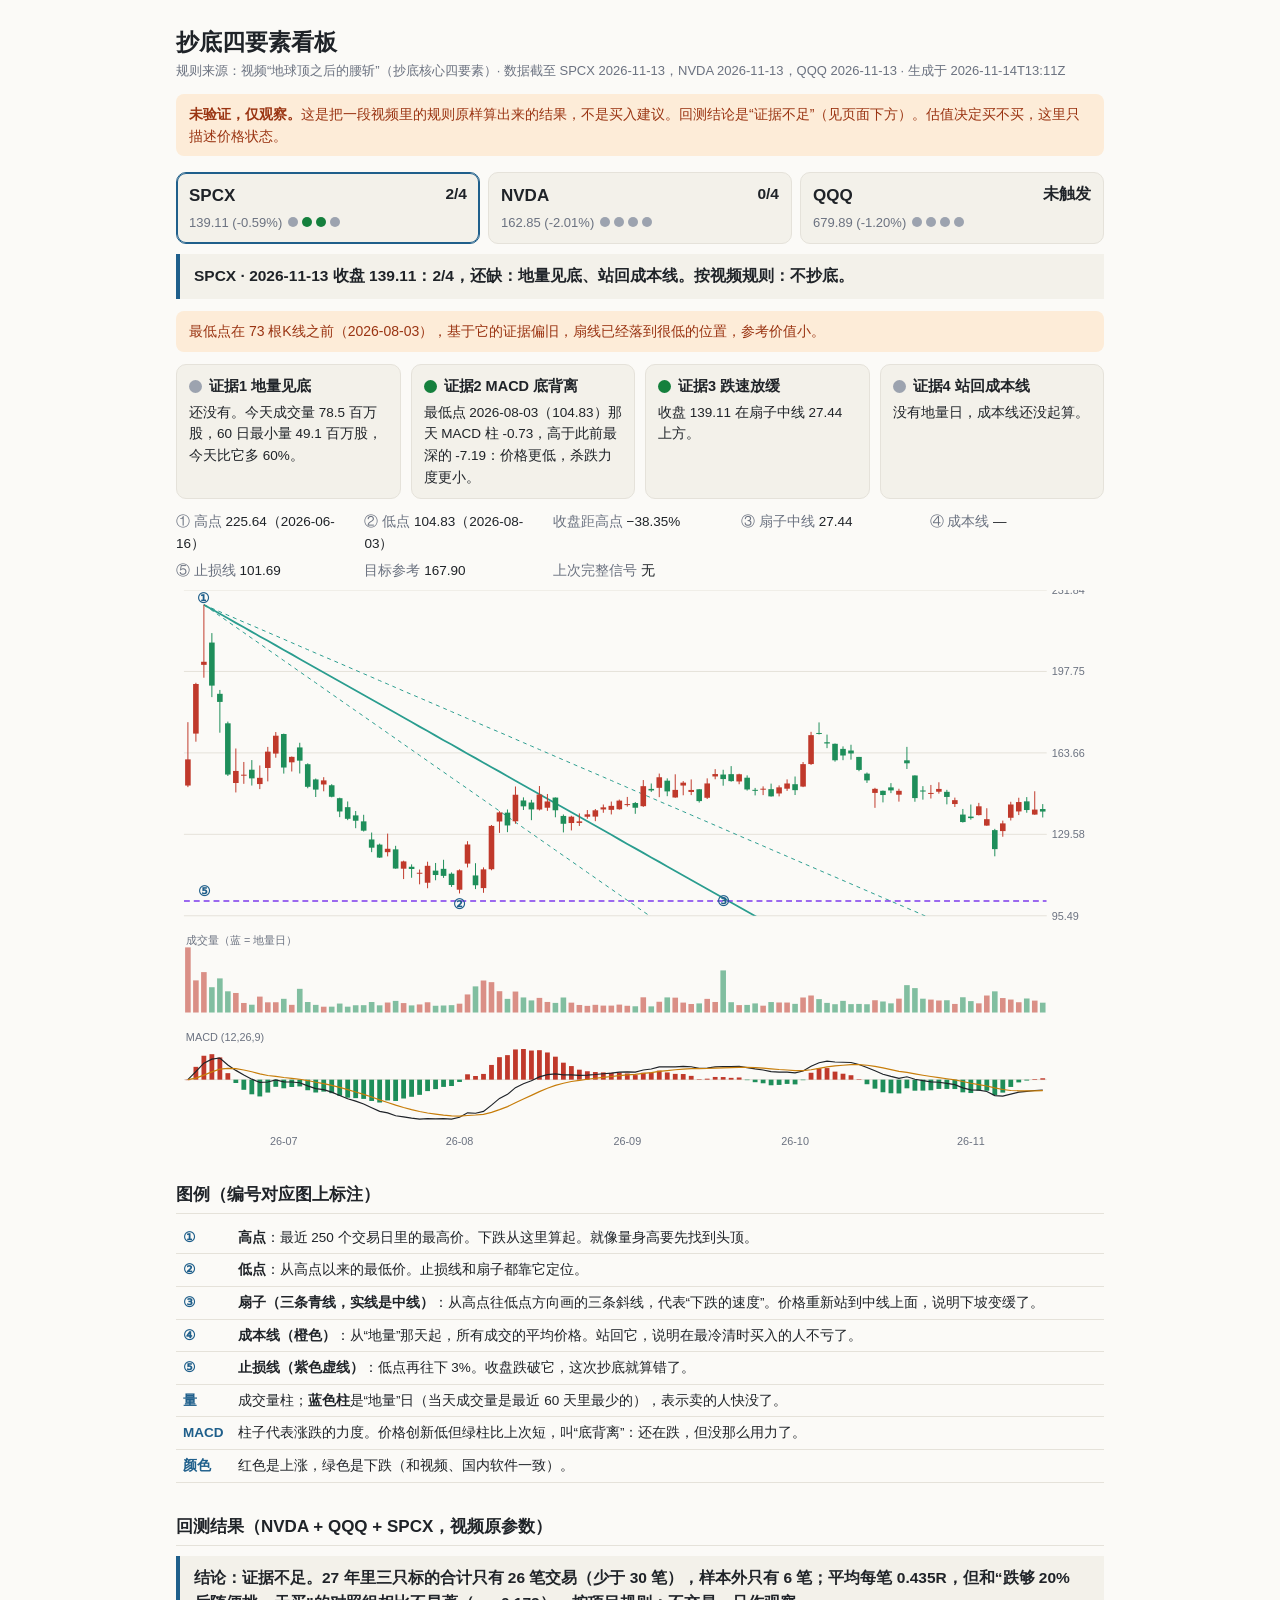
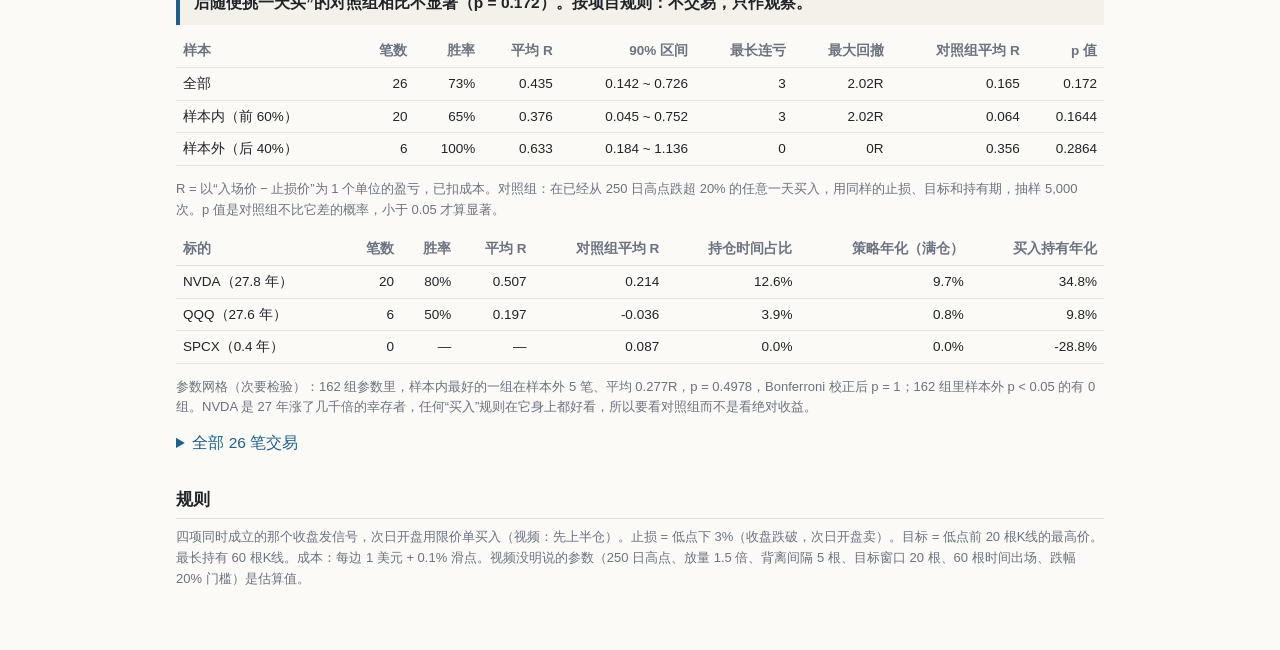
<file: dashboard.html>
<!DOCTYPE html>
<html lang="zh">
<head>
<meta charset="utf-8">
<meta name="viewport" content="width=device-width, initial-scale=1">
<title>抄底四要素看板</title>
<style>
:root{--bg:#fbfaf7;--fg:#1f2328;--mut:#6b7280;--line:#e5e2da;--box:#f3f1ea;--acc:#1f5f8b;--up:#c0392b;--dn:#1e8e5a;--fan:#2a9d8f;--vw:#c77d0a;--stop:#7c3aed;--ok:#15803d;--no:#9ca3af;--warn:#9a3412;--warnbg:#fdecd8}
@media(prefers-color-scheme:dark){:root{--bg:#161614;--fg:#e8e6e1;--mut:#9a9890;--line:#2e2d29;--box:#1f1f1c;--acc:#7fb3d9;--up:#e5645a;--dn:#3fb37f;--fan:#4fc3b5;--vw:#e9a23b;--stop:#a78bfa;--ok:#4ade80;--no:#52525b;--warn:#f5c9a6;--warnbg:#3a2412}}
*{box-sizing:border-box}
body{margin:0;background:var(--bg);color:var(--fg);font:15.5px/1.6 -apple-system,"PingFang SC","Noto Sans SC",sans-serif}
main{max-width:960px;margin:0 auto;padding:24px 16px 60px}
h1{font-size:23px;margin:0}h2{font-size:17px;margin:30px 0 8px;border-bottom:1px solid var(--line);padding-bottom:5px}
.sub{color:var(--mut);font-size:13px}
.warn{background:var(--warnbg);color:var(--warn);border-radius:8px;padding:9px 13px;margin:12px 0;font-size:14px}
.tabs{display:flex;gap:8px;margin:16px 0 10px;flex-wrap:wrap}
.tab{flex:1;min-width:130px;border:1px solid var(--line);background:var(--box);color:var(--fg);border-radius:10px;padding:9px 12px;cursor:pointer;font:inherit;text-align:left}
.tab.on{border-color:var(--acc);box-shadow:0 0 0 1px var(--acc) inset}
.tab b{font-size:17px}.tab .sc{float:right;font-weight:700}
.dots{display:inline-flex;gap:4px;vertical-align:middle;margin-left:6px}.dot{width:10px;height:10px;border-radius:50%;background:var(--no)}.dot.on{background:var(--ok)}
.verdict{border-left:4px solid var(--acc);background:var(--box);padding:10px 14px;margin:10px 0;font-weight:600}
.ev{display:grid;grid-template-columns:repeat(auto-fit,minmax(210px,1fr));gap:10px;margin:12px 0}
.card{border:1px solid var(--line);border-radius:10px;padding:10px 12px;background:var(--box);font-size:13.5px}
.card h3{margin:0 0 4px;font-size:14.5px;display:flex;align-items:center;gap:7px}
.lamp{width:13px;height:13px;border-radius:50%;background:var(--no);flex:none}.lamp.on{background:var(--ok)}
.kv{display:grid;grid-template-columns:repeat(auto-fit,minmax(150px,1fr));gap:6px 14px;font-size:13.5px;margin:8px 0}
.kv span{color:var(--mut)}
svg{width:100%;height:auto;display:block}svg text{font-family:inherit;fill:var(--mut);font-size:11px}
table{border-collapse:collapse;width:100%;font-size:13.5px}td,th{border-bottom:1px solid var(--line);padding:5px 7px;text-align:right}td:first-child,th:first-child{text-align:left}th{color:var(--mut);font-weight:600}
.leg td{text-align:left;vertical-align:top}.leg td:first-child{width:28px;font-weight:700;color:var(--acc)}
details{margin:8px 0}summary{cursor:pointer;color:var(--acc)}
.scroll{overflow-x:auto}
</style>
</head>
<body><main>
<h1>抄底四要素看板</h1>
<div class="sub" id="meta"></div>
<div class="warn"><b>未验证，仅观察。</b>这是把一段视频里的规则原样算出来的结果，不是买入建议。回测结论是“证据不足”（见页面下方）。估值决定买不买，这里只描述价格状态。</div>
<div class="tabs" id="tabs"></div>
<div id="panel"></div>

<h2>图例（编号对应图上标注）</h2>
<table class="leg">
<tr><td>①</td><td><b>高点</b>：最近 250 个交易日里的最高价。下跌从这里算起。就像量身高要先找到头顶。</td></tr>
<tr><td>②</td><td><b>低点</b>：从高点以来的最低价。止损线和扇子都靠它定位。</td></tr>
<tr><td>③</td><td><b>扇子（三条青线，实线是中线）</b>：从高点往低点方向画的三条斜线，代表“下跌的速度”。价格重新站到中线上面，说明下坡变缓了。</td></tr>
<tr><td>④</td><td><b>成本线（橙色）</b>：从“地量”那天起，所有成交的平均价格。站回它，说明在最冷清时买入的人不亏了。</td></tr>
<tr><td>⑤</td><td><b>止损线（紫色虚线）</b>：低点再往下 3%。收盘跌破它，这次抄底就算错了。</td></tr>
<tr><td>量</td><td>成交量柱；<b>蓝色柱</b>是“地量”日（当天成交量是最近 60 天里最少的），表示卖的人快没了。</td></tr>
<tr><td>MACD</td><td>柱子代表涨跌的力度。价格创新低但绿柱比上次短，叫“底背离”：还在跌，但没那么用力了。</td></tr>
<tr><td>颜色</td><td>红色是上涨，绿色是下跌（和视频、国内软件一致）。</td></tr>
</table>

<h2>回测结果（NVDA + QQQ + SPCX，视频原参数）</h2>
<div id="bt"></div>

<h2>规则</h2>
<div class="sub">四项同时成立的那个收盘发信号，次日开盘用限价单买入（视频：先上半仓）。止损 = 低点下 3%（收盘跌破，次日开盘卖）。目标 = 低点前 20 根K线的最高价。最长持有 60 根K线。成本：每边 1 美元 + 0.1% 滑点。视频没明说的参数（250 日高点、放量 1.5 倍、背离间隔 5 根、目标窗口 20 根、60 根时间出场、跌幅 20% 门槛）是估算值。</div>
</main>
<script>
const D={"generated":"2026-11-14T13:11Z","params":{"n_vol":60,"fan":0.5,"vol_mult":1.5,"stop":0.03,"dd":0.2},"tickers":[{"ticker":"SPCX","asof":"2026-11-13","close":139.11,"prev_close":139.94,"score":2,"armed":true,"all4":false,"high":{"date":"2026-06-16","price":225.64},"low":{"date":"2026-08-03","price":104.83},"drawdown_close":38.35,"drawdown_low":53.54,"stop":101.69,"target":167.9,"avwap":null,"fan05":27.44,"anchor":null,"evidence":[{"k":"E1","name":"地量见底","ok":false,"text":"还没有。今天成交量 78.5 百万股，60 日最小量 49.1 百万股，今天比它多 60%。"},{"k":"E2","name":"MACD 底背离","ok":true,"text":"最低点 2026-08-03（104.83）那天 MACD 柱 -0.73，高于此前最深的 -7.19：价格更低，杀跌力度更小。"},{"k":"E3","name":"跌速放缓","ok":true,"text":"收盘 139.11 在扇子中线 27.44 上方。"},{"k":"E4","name":"站回成本线","ok":false,"text":"没有地量日，成本线还没起算。"}],"notes":["最低点在 73 根K线之前（2026-08-03），基于它的证据偏旧，扇线已经落到很低的位置，参考价值小。"],"src":"project","last_signal":null,"chart":{"d":["2026-06-12","2026-06-15","2026-06-16","2026-06-17","2026-06-18","2026-06-22","2026-06-23","2026-06-24","2026-06-25","2026-06-26","2026-06-29","2026-06-30","2026-07-01","2026-07-02","2026-07-06","2026-07-07","2026-07-08","2026-07-09","2026-07-10","2026-07-13","2026-07-14","2026-07-15","2026-07-16","2026-07-17","2026-07-20","2026-07-21","2026-07-22","2026-07-23","2026-07-24","2026-07-27","2026-07-28","2026-07-29","2026-07-30","2026-07-31","2026-08-03","2026-08-04","2026-08-05","2026-08-06","2026-08-07","2026-08-10","2026-08-11","2026-08-12","2026-08-13","2026-08-14","2026-08-17","2026-08-18","2026-08-19","2026-08-20","2026-08-21","2026-08-24","2026-08-25","2026-08-26","2026-08-27","2026-08-28","2026-08-31","2026-09-01","2026-09-02","2026-09-03","2026-09-04","2026-09-08","2026-09-09","2026-09-10","2026-09-11","2026-09-14","2026-09-15","2026-09-16","2026-09-17","2026-09-18","2026-09-21","2026-09-22","2026-09-23","2026-09-24","2026-09-25","2026-09-28","2026-09-29","2026-09-30","2026-10-01","2026-10-02","2026-10-05","2026-10-06","2026-10-07","2026-10-08","2026-10-09","2026-10-12","2026-10-13","2026-10-14","2026-10-15","2026-10-16","2026-10-19","2026-10-20","2026-10-21","2026-10-22","2026-10-23","2026-10-26","2026-10-27","2026-10-28","2026-10-29","2026-10-30","2026-11-02","2026-11-03","2026-11-04","2026-11-05","2026-11-06","2026-11-09","2026-11-10","2026-11-11","2026-11-12","2026-11-13"],"o":[150.0,171.74,200.51,209.84,188.39,176.04,151.06,154.19,156.62,150.62,157.35,163.38,171.56,159.72,165.95,158.92,152.55,150.44,150.12,144.7,140.95,137.5,135.01,127.43,125.28,122.11,123.29,115.2,116.0,113.5,109.32,114.39,115.14,113.1,106.4,117.33,112.37,107.08,114.97,134.95,138.66,135.04,143.75,142.9,139.97,140.72,144.96,137.28,134.31,134.35,136.94,137.0,139.99,139.82,140.07,141.87,142.68,141.36,148.59,149.04,152.04,145.0,150.0,147.32,148.44,144.88,153.8,154.6,154.77,151.7,153.28,148.2,148.38,148.49,146.68,148.68,150.56,149.57,158.99,172.0,168.12,167.47,165.34,164.66,161.98,154.98,146.91,147.8,149.23,146.17,160.56,154.21,147.93,146.84,147.41,147.37,142.26,137.85,137.01,137.63,133.24,131.34,130.94,136.51,139.16,143.38,137.85,140.17],"h":[176.52,193.0,225.64,213.8,190.0,176.75,165.5,159.86,160.65,158.4,166.17,172.4,171.74,162.16,167.9,159.3,152.93,153.5,150.57,144.92,143.33,139.34,137.76,130.33,125.7,129.88,124.77,118.55,117.0,114.85,118.13,117.59,118.93,113.64,114.92,126.71,117.5,115.75,133.48,139.26,139.98,149.6,145.05,144.02,149.8,146.46,145.01,137.88,137.35,138.33,139.75,140.18,142.06,143.29,144.13,145.23,143.1,152.3,150.85,155.0,153.0,154.7,151.85,152.56,148.54,153.01,156.87,156.6,158.13,154.94,154.26,149.0,149.66,150.8,150.06,152.58,153.78,159.84,172.47,176.42,171.31,167.6,166.38,167.07,161.98,155.44,149.04,147.92,151.01,148.66,166.18,154.26,149.75,150.24,151.36,148.2,144.95,140.2,142.05,142.74,140.5,131.87,135.32,143.2,144.89,145.16,147.6,142.24],"l":[149.34,168.35,195.13,187.01,172.11,154.0,147.11,150.72,150.0,148.51,151.74,161.64,155.0,155.88,155.04,148.86,145.2,147.59,145.07,136.78,135.52,132.15,130.74,122.12,119.68,120.36,115.19,110.85,111.4,108.66,107.01,110.35,111.35,107.57,104.83,115.72,106.66,105.11,114.53,130.17,130.5,134.01,139.76,135.5,139.58,139.41,136.72,130.39,131.22,133.1,136.1,135.1,138.6,137.9,139.88,141.17,138.17,141.05,147.32,145.14,145.55,144.89,145.92,146.0,142.87,144.36,152.63,149.93,151.6,150.55,147.89,145.88,146.0,145.36,145.47,147.75,146.03,149.34,158.62,171.38,165.65,160.0,160.61,160.85,156.0,151.1,140.66,142.95,146.83,143.27,156.93,143.21,144.09,144.57,146.61,142.13,141.03,134.5,135.72,137.5,133.14,120.39,128.57,135.37,137.65,138.62,137.75,136.64],"c":[160.95,192.5,201.8,191.82,185.0,154.6,156.11,154.54,153.0,153.23,164.19,170.86,157.54,162.0,160.42,149.47,148.3,152.16,145.3,139.14,136.08,135.27,131.11,123.99,119.85,123.54,115.26,118.24,115.07,113.5,116.41,112.55,112.2,108.37,114.53,125.33,108.27,114.92,133.11,138.74,133.29,146.15,141.29,140.0,146.23,143.34,139.65,134.0,136.97,135.0,137.95,139.63,140.87,141.5,143.69,142.23,140.71,149.74,147.95,153.47,147.55,148.18,151.21,148.15,143.49,150.88,154.81,152.71,151.85,154.72,148.36,148.03,148.68,145.47,149.24,150.86,148.07,158.96,171.09,171.92,167.6,160.57,162.57,163.42,156.54,152.16,148.62,146.03,147.96,147.79,159.31,144.75,147.49,146.9,148.58,145.23,143.89,134.72,136.37,141.31,135.92,123.39,134.16,142.07,143.09,139.75,139.94,139.11],"v":[519234800,256226632,322149250,201719498,272126781,169183799,155848109,76101541,62212435,126932861,81443101,82047546,109317597,61257120,188831328,83779737,60949410,46468592,46825995,71456511,46694833,58040919,58725579,83706220,57337250,79718078,92731796,75246453,56786082,64540679,81714250,53995189,56007950,58835713,70524025,144130084,208488385,255176620,242130745,169934327,108900589,167236422,120282152,96727761,116675369,84190976,76612316,119813167,78808308,60188375,53075008,61380487,55268829,55111222,63145017,53808127,49903663,121333582,49122393,85840673,120593462,118598930,79273366,67860995,72746773,108770003,83986353,335670483,82283679,59197631,60641577,72721441,54595189,83516666,80056715,79614173,69092538,119859134,135688935,106952443,76787678,66243670,92994846,67050672,68501996,66157185,97945049,87940065,73200573,110629930,218267250,194635785,110203445,103184900,95845383,97781054,68364402,121726819,90972294,73241993,135573491,168861827,115375524,103473158,82134539,111803760,95049106,78500538],"hist":[0.0,4.03,7.52,8.01,6.99,2.04,-1.05,-3.19,-4.61,-5.28,-4.06,-2.25,-2.72,-2.31,-2.14,-3.33,-4.04,-3.76,-4.25,-5.08,-5.68,-5.81,-6.05,-6.7,-7.19,-6.53,-6.7,-5.93,-5.38,-4.78,-3.6,-2.98,-2.28,-2.0,-0.73,1.69,1.15,1.8,4.63,7.07,7.71,9.5,9.64,9.16,9.27,8.55,7.23,5.34,4.27,3.14,2.64,2.4,2.28,2.15,2.22,1.94,1.44,2.17,2.25,2.85,2.27,1.82,1.77,1.19,0.11,0.31,0.85,0.82,0.57,0.69,-0.16,-0.8,-1.14,-1.77,-1.65,-1.34,-1.49,-0.17,2.17,3.57,3.64,2.53,1.87,1.39,0.05,-1.44,-2.83,-3.96,-4.28,-4.34,-2.72,-3.47,-3.44,-3.34,-2.91,-2.92,-2.95,-3.99,-4.21,-3.47,-3.49,-4.88,-4.07,-2.29,-0.86,-0.28,0.19,0.43],"dif":[0.0,2.52,5.2,6.45,6.81,4.59,2.92,1.45,0.16,-0.83,-0.73,-0.1,-0.68,-0.76,-0.95,-1.96,-2.82,-3.15,-3.92,-4.98,-5.99,-6.78,-7.65,-8.81,-9.96,-10.44,-11.37,-11.72,-12.12,-12.42,-12.28,-12.34,-12.27,-12.39,-11.84,-10.42,-10.55,-10.0,-8.0,-5.9,-4.62,-2.53,-1.26,-0.35,0.86,1.57,1.81,1.53,1.53,1.36,1.44,1.62,1.85,2.05,2.36,2.46,2.39,3.03,3.35,4.01,4.0,4.0,4.2,4.06,3.54,3.67,4.05,4.14,4.09,4.23,3.78,3.37,3.05,2.52,2.37,2.36,2.1,2.74,4.18,5.32,5.81,5.57,5.48,5.41,4.75,3.83,2.78,1.72,1.02,0.45,0.91,0.11,-0.31,-0.67,-0.82,-1.19,-1.58,-2.59,-3.23,-3.3,-3.74,-5.04,-5.15,-4.54,-3.93,-3.68,-3.42,-3.25],"dea":[0.0,0.5,1.44,2.44,3.32,3.57,3.44,3.04,2.47,1.81,1.3,1.02,0.68,0.39,0.12,-0.29,-0.8,-1.27,-1.8,-2.43,-3.14,-3.87,-4.63,-5.46,-6.36,-7.18,-8.02,-8.76,-9.43,-10.03,-10.48,-10.85,-11.14,-11.39,-11.48,-11.27,-11.12,-10.9,-10.32,-9.43,-8.47,-7.28,-6.08,-4.93,-3.77,-2.71,-1.8,-1.13,-0.6,-0.21,0.12,0.42,0.71,0.98,1.25,1.5,1.68,1.95,2.23,2.58,2.87,3.1,3.32,3.47,3.48,3.52,3.63,3.73,3.8,3.88,3.86,3.77,3.62,3.4,3.2,3.03,2.84,2.82,3.09,3.54,3.99,4.31,4.54,4.72,4.72,4.54,4.19,3.69,3.16,2.62,2.28,1.84,1.41,1.0,0.63,0.27,-0.1,-0.6,-1.13,-1.56,-2.0,-2.61,-3.11,-3.4,-3.51,-3.54,-3.52,-3.46],"lowvol":[false,false,false,false,false,false,false,false,false,false,false,false,false,false,false,false,false,false,false,false,false,false,false,false,false,false,false,false,false,false,false,false,false,false,false,false,false,false,false,false,false,false,false,false,false,false,false,false,false,false,false,false,false,false,false,false,false,false,false,false,false,false,false,false,false,false,false,false,false,false,false,false,false,false,false,false,false,false,false,false,false,false,false,false,false,false,false,false,false,false,false,false,false,false,false,false,false,false,false,false,false,false,false,false,false,false,false,false],"fans":{"0.382":[null,null,225.64,223.31,220.97,218.64,216.31,213.97,211.64,209.31,206.97,204.64,202.31,199.98,197.64,195.31,192.98,190.64,188.31,185.98,183.64,181.31,178.98,176.64,174.31,171.98,169.64,167.31,164.98,162.65,160.31,157.98,155.65,153.31,150.98,148.65,146.31,143.98,141.65,139.31,136.98,134.65,132.31,129.98,127.65,125.31,122.98,120.65,118.32,115.98,113.65,111.32,108.98,106.65,104.32,101.98,99.65,97.32,94.98,92.65,90.32,87.98,85.65,83.32,80.99,78.65,76.32,73.99,71.65,69.32,66.99,64.65,62.32,59.99,57.65,55.32,52.99,50.65,48.32,45.99,43.65,41.32,38.99,36.66,34.32,31.99,29.66,27.32,24.99,22.66,20.32,17.99,15.66,13.32,10.99,8.66,6.32,3.99,1.66,-0.67,-3.01,-5.34,-7.67,-10.01,-12.34,-14.67,-17.01,-19.34],"0.5":[null,null,225.64,223.75,221.86,219.98,218.09,216.2,214.31,212.43,210.54,208.65,206.76,204.88,202.99,201.1,199.21,197.33,195.44,193.55,191.66,189.77,187.89,186.0,184.11,182.22,180.34,178.45,176.56,174.67,172.79,170.9,169.01,167.12,165.23,163.35,161.46,159.57,157.68,155.8,153.91,152.02,150.13,148.25,146.36,144.47,142.58,140.7,138.81,136.92,135.03,133.14,131.26,129.37,127.48,125.59,123.71,121.82,119.93,118.04,116.16,114.27,112.38,110.49,108.61,106.72,104.83,102.94,101.05,99.17,97.28,95.39,93.5,91.62,89.73,87.84,85.95,84.07,82.18,80.29,78.4,76.52,74.63,72.74,70.85,68.96,67.08,65.19,63.3,61.41,59.53,57.64,55.75,53.86,51.98,50.09,48.2,46.31,44.42,42.54,40.65,38.76,36.87,34.99,33.1,31.21,29.32,27.44],"0.618":[null,null,225.64,224.2,222.76,221.31,219.87,218.43,216.99,215.54,214.1,212.66,211.22,209.78,208.33,206.89,205.45,204.01,202.57,201.12,199.68,198.24,196.8,195.35,193.91,192.47,191.03,189.59,188.14,186.7,185.26,183.82,182.37,180.93,179.49,178.05,176.61,175.16,173.72,172.28,170.84,169.4,167.95,166.51,165.07,163.63,162.18,160.74,159.3,157.86,156.42,154.97,153.53,152.09,150.65,149.21,147.76,146.32,144.88,143.44,141.99,140.55,139.11,137.67,136.23,134.78,133.34,131.9,130.46,129.01,127.57,126.13,124.69,123.25,121.8,120.36,118.92,117.48,116.04,114.59,113.15,111.71,110.27,108.82,107.38,105.94,104.5,103.06,101.61,100.17,98.73,97.29,95.84,94.4,92.96,91.52,90.08,88.63,87.19,85.75,84.31,82.87,81.42,79.98,78.54,77.1,75.65,74.21]},"avwap":[null,null,null,null,null,null,null,null,null,null,null,null,null,null,null,null,null,null,null,null,null,null,null,null,null,null,null,null,null,null,null,null,null,null,null,null,null,null,null,null,null,null,null,null,null,null,null,null,null,null,null,null,null,null,null,null,null,null,null,null,null,null,null,null,null,null,null,null,null,null,null,null,null,null,null,null,null,null,null,null,null,null,null,null,null,null,null,null,null,null,null,null,null,null,null,null,null,null,null,null,null,null,null,null,null,null,null,null],"hi":2,"lo":34,"an":null}},{"ticker":"NVDA","asof":"2026-11-13","close":162.85,"prev_close":166.19,"score":0,"armed":true,"all4":false,"high":{"date":"2026-10-06","price":243.37},"low":{"date":"2026-11-12","price":148.8},"drawdown_close":33.09,"drawdown_low":38.86,"stop":144.34,"target":222.19,"avwap":null,"fan05":194.33,"anchor":null,"evidence":[{"k":"E1","name":"地量见底","ok":false,"text":"还没有。今天成交量 363.8 百万股，60 日最小量 70.7 百万股，今天比它多 415%。"},{"k":"E2","name":"MACD 底背离","ok":false,"text":"没有。最低点 2026-11-12（148.80）那天 MACD 柱 -8.32，就是这轮最深（此前最深 -5.96）：价格和力度一起创新低。"},{"k":"E3","name":"跌速放缓","ok":false,"text":"没有。收盘 162.85，扇子中线 194.33，还差 19.3%。"},{"k":"E4","name":"站回成本线","ok":false,"text":"没有地量日，成本线还没起算。"}],"notes":["最新一根K线（2026-11-13）只有一个数据源，待第二个来源核对。"],"src":"yennanliu(single)","last_signal":{"sig":"2025-05-13","entry":133.2,"stop":84.0214,"exit_d":"2025-08-08","why":"time","r":0.99},"chart":{"d":["2026-04-14","2026-04-15","2026-04-16","2026-04-17","2026-04-20","2026-04-21","2026-04-22","2026-04-23","2026-04-24","2026-04-27","2026-04-28","2026-04-29","2026-04-30","2026-05-01","2026-05-04","2026-05-05","2026-05-06","2026-05-07","2026-05-08","2026-05-11","2026-05-12","2026-05-13","2026-05-14","2026-05-15","2026-05-18","2026-05-19","2026-05-20","2026-05-21","2026-05-22","2026-05-26","2026-05-27","2026-05-28","2026-05-29","2026-06-01","2026-06-02","2026-06-03","2026-06-04","2026-06-05","2026-06-08","2026-06-09","2026-06-10","2026-06-11","2026-06-12","2026-06-15","2026-06-16","2026-06-17","2026-06-18","2026-06-22","2026-06-23","2026-06-24","2026-06-25","2026-06-26","2026-06-29","2026-06-30","2026-07-01","2026-07-02","2026-07-06","2026-07-07","2026-07-08","2026-07-09","2026-07-10","2026-07-13","2026-07-14","2026-07-15","2026-07-16","2026-07-17","2026-07-20","2026-07-21","2026-07-22","2026-07-23","2026-07-24","2026-07-27","2026-07-28","2026-07-29","2026-07-30","2026-07-31","2026-08-03","2026-08-04","2026-08-05","2026-08-06","2026-08-07","2026-08-10","2026-08-11","2026-08-12","2026-08-13","2026-08-14","2026-08-17","2026-08-18","2026-08-19","2026-08-20","2026-08-21","2026-08-24","2026-08-25","2026-08-26","2026-08-27","2026-08-28","2026-08-31","2026-09-01","2026-09-02","2026-09-03","2026-09-04","2026-09-08","2026-09-09","2026-09-10","2026-09-11","2026-09-14","2026-09-15","2026-09-16","2026-09-17","2026-09-18","2026-09-21","2026-09-22","2026-09-23","2026-09-24","2026-09-25","2026-09-28","2026-09-29","2026-09-30","2026-10-01","2026-10-02","2026-10-05","2026-10-06","2026-10-07","2026-10-08","2026-10-09","2026-10-12","2026-10-13","2026-10-14","2026-10-15","2026-10-16","2026-10-19","2026-10-20","2026-10-21","2026-10-22","2026-10-23","2026-10-26","2026-10-27","2026-10-28","2026-10-29","2026-10-30","2026-11-02","2026-11-03","2026-11-04","2026-11-05","2026-11-06","2026-11-09","2026-11-10","2026-11-11","2026-11-12","2026-11-13"],"o":[190.84,196.54,197.43,199.9,199.98,202.13,200.99,202.46,199.96,209.65,209.49,212.7,209.93,201.28,199.5,199.3,199.89,208.34,213.03,214.04,218.55,224.93,229.85,229.76,229.87,219.62,223.18,222.29,220.9,216.54,214.12,211.28,214.58,215.73,227.18,221.72,213.91,214.53,210.18,210.62,204.43,201.49,204.86,208.92,211.18,208.53,207.33,211.44,202.17,200.12,200.08,193.12,193.85,197.24,196.2,197.14,194.42,192.37,195.18,204.46,202.0,208.54,208.2,211.96,210.17,202.64,205.87,207.54,205.81,209.46,207.45,208.2,195.0,195.85,193.45,198.44,197.69,211.3,216.86,221.53,221.54,223.4,222.17,221.04,225.06,226.77,225.98,220.45,221.67,218.36,218.42,215.53,211.03,212.64,222.86,227.36,218.87,216.75,218.79,226.02,231.09,233.11,225.28,220.53,221.24,211.24,213.38,214.14,218.38,219.35,222.94,226.85,228.03,222.08,225.13,229.75,230.97,229.27,229.98,236.06,236.09,242.1,237.69,234.92,233.84,228.73,224.34,225.53,215.3,216.56,218.1,215.98,220.96,217.13,210.99,213.11,218.31,219.92,214.36,208.94,207.53,207.96,203.5,196.07,191.1,173.07,173.97,172.8,150.99,169.91],"h":[196.51,200.4,199.85,201.7,202.17,202.75,202.5,203.83,210.95,216.83,214.73,212.72,210.3,203.0,201.73,200.24,208.27,214.2,217.8,222.3,223.75,227.84,236.54,231.5,230.0,224.48,226.13,227.4,221.01,218.18,214.15,215.52,217.86,224.87,232.28,222.82,221.6,214.87,210.47,211.4,207.22,205.66,207.07,212.71,211.49,209.21,211.39,213.99,203.77,201.67,200.8,195.55,196.18,200.63,199.85,200.06,197.55,198.41,205.16,204.59,211.0,210.57,212.55,213.81,211.08,206.65,207.74,208.65,214.39,210.87,211.91,208.75,198.7,197.07,197.25,202.0,208.74,213.06,222.22,223.63,224.76,224.14,222.2,225.1,227.23,227.49,227.92,221.64,222.87,219.86,218.74,215.59,214.73,213.6,230.47,229.26,221.3,220.41,227.95,230.4,234.76,233.71,226.18,220.99,222.0,212.77,213.94,216.76,219.91,222.73,228.5,229.98,228.95,224.94,226.94,233.21,232.82,232.37,232.29,237.88,240.1,243.37,239.08,237.07,233.92,228.86,228.64,226.0,218.47,218.68,219.62,218.46,222.19,218.88,213.85,217.75,219.19,219.99,215.33,209.06,209.98,209.14,206.79,196.25,194.9,179.92,174.69,177.54,167.14,170.0],"l":[190.77,195.74,195.81,199.27,197.84,199.0,199.0,197.22,199.81,207.38,208.2,207.58,198.7,197.12,194.74,196.03,198.61,206.5,212.89,213.89,214.92,221.57,229.3,224.24,218.37,217.91,220.5,217.93,214.8,212.0,208.78,211.22,211.13,215.7,221.35,214.51,210.97,204.33,206.0,199.34,199.92,199.54,203.44,208.34,207.29,203.08,206.5,207.72,200.0,196.58,192.13,191.22,189.8,195.11,193.45,192.35,193.99,191.14,195.06,198.96,201.92,203.0,203.8,206.04,205.85,197.97,202.28,204.01,204.95,205.96,204.81,195.44,192.74,190.01,191.52,194.95,196.85,209.05,216.4,217.0,220.66,216.77,216.2,220.2,223.71,224.5,224.86,218.69,216.76,215.66,214.5,207.25,210.11,209.23,220.9,216.81,216.21,215.1,218.48,224.75,229.63,224.85,223.46,217.2,218.15,208.93,211.16,212.5,217.15,218.03,221.56,226.5,224.02,221.09,223.13,228.04,227.03,228.17,228.16,233.6,235.15,238.93,236.38,229.85,229.11,224.9,223.06,219.64,212.85,213.32,214.7,212.77,217.66,211.26,210.18,212.61,215.53,214.47,212.08,200.92,201.66,205.93,199.68,181.46,185.22,170.24,165.89,170.77,148.8,158.39],"c":[196.51,198.87,198.35,201.68,202.06,199.88,202.5,199.64,208.27,216.61,213.17,209.25,199.57,198.45,198.48,196.5,207.83,211.5,215.2,219.44,220.78,225.83,235.74,225.32,222.32,220.61,223.47,219.51,215.33,214.86,212.6,214.25,211.14,224.36,222.82,214.75,218.66,205.1,208.64,208.19,200.42,204.87,205.19,212.45,207.41,204.65,210.69,208.65,200.04,199.0,195.74,192.53,194.97,200.09,197.58,194.83,195.55,196.93,204.12,202.78,210.96,203.53,211.8,212.5,207.4,202.81,203.28,207.29,212.06,208.76,206.84,196.51,197.01,190.01,195.04,200.75,206.64,211.94,219.22,218.99,223.96,217.55,217.5,224.09,225.3,225.16,225.01,219.74,217.56,216.85,214.72,208.48,213.05,209.66,227.98,217.55,220.78,217.44,224.41,228.45,230.36,225.73,223.67,218.36,218.29,210.96,212.17,213.9,219.34,222.27,227.38,228.87,225.51,224.58,225.07,228.86,227.21,228.38,230.86,233.95,238.9,239.24,237.47,230.48,229.28,226.32,228.52,221.3,217.23,214.13,217.09,216.47,221.97,212.21,210.96,216.0,217.94,215.38,213.66,204.64,202.06,206.69,200.13,181.6,186.64,178.67,168.89,173.73,166.19,162.85],"v":[161307000,185338400,134012900,160324400,119381400,107945300,107501000,113561800,214134400,187172400,180275400,121737500,225239200,128647000,125368100,113406600,188362800,168307900,136421400,160685800,159176600,150405400,180782900,180977600,146280900,140948200,184201600,203381800,169275700,187202600,167601200,143996000,289410600,212850700,193362900,160907000,169022200,219655500,138372800,180962500,161746600,158643200,112001800,149936700,125694100,128363500,241272000,122041400,153496200,151810700,149550000,179304100,148835700,166476700,146147600,142068700,108999000,124154600,147419100,132037400,148421000,121411000,124379600,124797200,122986100,144281900,88701500,108685600,137645600,110505300,114836800,154353700,134111500,147680800,129010200,139961200,128406900,134922000,158187400,113940600,105669400,115846600,101273100,108783600,98867200,75680900,93678700,103128200,96797300,92457000,98869300,135187300,122309000,179900000,298909800,195116400,124702700,109756200,157104700,134681600,135352400,122965600,82955500,105768000,89060100,132267200,88059700,96563600,94191300,190287400,109806100,95746700,89547300,77469900,89947700,142344300,101494900,121732200,98591400,135167800,127171500,101701900,81772400,118697400,84645600,70690300,84036900,118730100,127087900,121252500,98684700,79609100,87085700,125407600,80189800,90829300,84799700,93030200,77568100,168386400,119272200,91943400,149033300,306127800,179722400,459116500,429273200,313417400,740019481,363819700],"hist":[5.14,5.83,5.89,6.03,5.82,5.05,4.59,3.63,3.86,4.79,4.58,3.61,1.46,-0.22,-1.38,-2.39,-1.57,-0.6,0.4,1.45,2.1,2.92,4.44,3.69,2.52,1.28,0.67,-0.41,-1.74,-2.69,-3.56,-3.84,-4.33,-2.83,-2.04,-2.57,-2.36,-3.92,-4.32,-4.47,-5.37,-5.14,-4.72,-3.3,-2.9,-2.85,-1.91,-1.48,-2.22,-2.69,-3.25,-3.81,-3.62,-2.61,-2.12,-2.0,-1.67,-1.14,0.23,0.97,2.49,2.41,3.34,3.88,3.4,2.36,1.66,1.66,2.2,2.0,1.53,-0.16,-1.15,-2.61,-2.73,-1.92,-0.55,1.04,2.93,3.94,5.0,4.58,4.04,4.31,4.36,4.1,3.65,2.43,1.19,0.18,-0.81,-2.25,-2.53,-3.06,-0.96,-0.97,-0.57,-0.76,-0.0,0.94,1.67,1.4,0.84,-0.3,-1.06,-2.48,-3.13,-3.2,-2.42,-1.46,-0.15,0.83,0.95,0.82,0.73,1.08,1.0,1.0,1.23,1.65,2.42,2.76,2.54,1.31,0.25,-0.87,-1.32,-2.52,-3.71,-4.71,-4.76,-4.64,-3.64,-4.08,-4.3,-3.56,-2.65,-2.24,-2.06,-2.95,-3.65,-3.26,-3.62,-5.96,-6.39,-7.26,-8.56,-8.18,-8.32,-8.24],"dif":[2.06,3.13,3.9,4.72,5.34,5.59,5.94,5.91,6.51,7.57,8.04,8.0,7.11,6.24,5.49,4.69,4.9,5.31,5.86,6.57,7.15,7.93,9.24,9.33,9.06,8.6,8.38,7.79,6.91,6.1,5.21,4.59,3.81,4.2,4.34,3.76,3.57,2.3,1.56,0.93,-0.2,-0.72,-1.1,-0.8,-0.97,-1.3,-1.07,-1.03,-1.68,-2.26,-2.94,-3.7,-4.05,-3.88,-3.9,-4.09,-4.13,-4.01,-3.3,-2.8,-1.74,-1.47,-0.59,0.17,0.35,0.12,-0.02,0.19,0.73,0.89,0.84,-0.02,-0.66,-1.72,-2.12,-1.96,-1.34,-0.41,0.9,1.9,3.05,3.41,3.65,4.32,4.9,5.28,5.5,5.2,4.73,4.25,3.65,2.65,2.19,1.54,2.48,2.35,2.48,2.29,2.67,3.25,3.83,3.87,3.69,3.09,2.57,1.55,0.84,0.4,0.49,0.79,1.42,2.02,2.2,2.24,2.28,2.59,2.68,2.8,3.07,3.49,4.17,4.69,4.9,4.45,3.95,3.28,2.89,1.98,0.91,-0.18,-0.79,-1.31,-1.27,-2.0,-2.65,-2.73,-2.6,-2.67,-2.84,-3.66,-4.46,-4.67,-5.31,-7.22,-8.24,-9.58,-11.29,-12.13,-13.24,-14.23],"dea":[-0.51,0.22,0.95,1.71,2.44,3.07,3.64,4.09,4.58,5.18,5.75,6.2,6.38,6.35,6.18,5.88,5.69,5.61,5.66,5.84,6.11,6.47,7.03,7.49,7.8,7.96,8.05,7.99,7.78,7.44,7.0,6.52,5.97,5.62,5.36,5.04,4.75,4.26,3.72,3.16,2.49,1.85,1.26,0.84,0.48,0.13,-0.11,-0.3,-0.57,-0.91,-1.32,-1.79,-2.25,-2.57,-2.84,-3.09,-3.3,-3.44,-3.41,-3.29,-2.98,-2.68,-2.26,-1.77,-1.35,-1.05,-0.85,-0.64,-0.36,-0.11,0.08,0.06,-0.09,-0.41,-0.75,-0.99,-1.06,-0.93,-0.57,-0.07,0.55,1.12,1.63,2.17,2.71,3.23,3.68,3.99,4.13,4.16,4.06,3.77,3.46,3.07,2.96,2.83,2.76,2.67,2.67,2.78,2.99,3.17,3.27,3.24,3.1,2.79,2.4,2.0,1.7,1.52,1.5,1.6,1.72,1.82,1.92,2.05,2.18,2.3,2.45,2.66,2.96,3.31,3.63,3.79,3.82,3.71,3.55,3.23,2.77,2.18,1.59,1.01,0.55,0.04,-0.5,-0.94,-1.27,-1.55,-1.81,-2.18,-2.64,-3.04,-3.5,-4.24,-5.04,-5.95,-7.02,-8.04,-9.08,-10.11],"lowvol":[false,false,false,false,false,false,true,false,false,false,false,false,false,false,false,false,false,false,false,false,false,false,false,false,false,false,false,false,false,false,false,false,false,false,false,false,false,false,false,false,false,false,false,false,false,false,false,false,false,false,false,false,false,false,false,false,false,false,false,false,false,false,false,false,false,false,true,false,false,false,false,false,false,false,false,false,false,false,false,false,false,false,false,false,false,true,false,false,false,false,false,false,false,false,false,false,false,false,false,false,false,false,false,false,false,false,false,false,false,false,false,false,false,false,false,false,false,false,false,false,false,false,false,false,false,true,false,false,false,false,false,false,false,false,false,false,false,false,false,false,false,false,false,false,false,false,false,false,false,false],"fans":{"0.382":[null,null,null,null,null,null,null,null,null,null,null,null,null,null,null,null,null,null,null,null,null,null,null,null,null,null,null,null,null,null,null,null,null,null,null,null,null,null,null,null,null,null,null,null,null,null,null,null,null,null,null,null,null,null,null,null,null,null,null,null,null,null,null,null,null,null,null,null,null,null,null,null,null,null,null,null,null,null,null,null,null,null,null,null,null,null,null,null,null,null,null,null,null,null,null,null,null,null,null,null,null,null,null,null,null,null,null,null,null,null,null,null,null,null,null,null,null,null,null,null,null,243.37,241.21,239.04,236.88,234.71,232.55,230.38,228.22,226.05,223.89,221.72,219.56,217.39,215.23,213.07,210.9,208.74,206.57,204.41,202.24,200.08,197.91,195.75,193.58,191.42,189.25,187.09,184.93,182.76],"0.5":[null,null,null,null,null,null,null,null,null,null,null,null,null,null,null,null,null,null,null,null,null,null,null,null,null,null,null,null,null,null,null,null,null,null,null,null,null,null,null,null,null,null,null,null,null,null,null,null,null,null,null,null,null,null,null,null,null,null,null,null,null,null,null,null,null,null,null,null,null,null,null,null,null,null,null,null,null,null,null,null,null,null,null,null,null,null,null,null,null,null,null,null,null,null,null,null,null,null,null,null,null,null,null,null,null,null,null,null,null,null,null,null,null,null,null,null,null,null,null,null,null,243.37,241.62,239.87,238.12,236.36,234.61,232.86,231.11,229.36,227.61,225.86,224.11,222.35,220.6,218.85,217.1,215.35,213.6,211.85,210.1,208.34,206.59,204.84,203.09,201.34,199.59,197.84,196.08,194.33],"0.618":[null,null,null,null,null,null,null,null,null,null,null,null,null,null,null,null,null,null,null,null,null,null,null,null,null,null,null,null,null,null,null,null,null,null,null,null,null,null,null,null,null,null,null,null,null,null,null,null,null,null,null,null,null,null,null,null,null,null,null,null,null,null,null,null,null,null,null,null,null,null,null,null,null,null,null,null,null,null,null,null,null,null,null,null,null,null,null,null,null,null,null,null,null,null,null,null,null,null,null,null,null,null,null,null,null,null,null,null,null,null,null,null,null,null,null,null,null,null,null,null,null,243.37,242.03,240.69,239.36,238.02,236.68,235.34,234.0,232.67,231.33,229.99,228.65,227.31,225.98,224.64,223.3,221.96,220.62,219.29,217.95,216.61,215.27,213.93,212.6,211.26,209.92,208.58,207.24,205.91]},"avwap":[null,null,null,null,null,null,null,null,null,null,null,null,null,null,null,null,null,null,null,null,null,null,null,null,null,null,null,null,null,null,null,null,null,null,null,null,null,null,null,null,null,null,null,null,null,null,null,null,null,null,null,null,null,null,null,null,null,null,null,null,null,null,null,null,null,null,null,null,null,null,null,null,null,null,null,null,null,null,null,null,null,null,null,null,null,null,null,null,null,null,null,null,null,null,null,null,null,null,null,null,null,null,null,null,null,null,null,null,null,null,null,null,null,null,null,null,null,null,null,null,null,null,null,null,null,null,null,null,null,null,null,null,null,null,null,null,null,null,null,null,null,null,null,null,null,null,null,null,null,null],"hi":121,"lo":148,"an":null}},{"ticker":"QQQ","asof":"2026-11-13","close":679.89,"prev_close":688.17,"score":0,"armed":false,"all4":false,"high":{"date":"2026-10-06","price":762.86},"low":{"date":"2026-11-05","price":647.05},"drawdown_close":10.88,"drawdown_low":15.18,"stop":627.64,"target":757.18,"avwap":null,"fan05":689.16,"anchor":null,"evidence":[{"k":"E1","name":"地量见底","ok":false,"text":"还没有。今天成交量 41.8 百万股，60 日最小量 20.4 百万股，今天比它多 105%。 另外跌幅还没到 20%。"},{"k":"E2","name":"MACD 底背离","ok":false,"text":"没有。最低点 2026-11-05（647.05）那天 MACD 柱 -12.44，就是这轮最深（此前最深 -10.28）：价格和力度一起创新低。"},{"k":"E3","name":"跌速放缓","ok":false,"text":"没有。收盘 679.89，扇子中线 689.16，还差 1.4%。"},{"k":"E4","name":"站回成本线","ok":false,"text":"没有地量日，成本线还没起算。"}],"notes":["从 250 日高点到最低点只跌了 15%，不到 20%，系统不找底。","最新一根K线（2026-11-13）只有一个数据源，待第二个来源核对。"],"src":"yennanliu(single)","last_signal":{"sig":"2023-01-23","entry":287.31,"stop":246.6322,"exit_d":"2023-01-27","why":"target","r":0.201},"chart":{"d":["2026-04-14","2026-04-15","2026-04-16","2026-04-17","2026-04-20","2026-04-21","2026-04-22","2026-04-23","2026-04-24","2026-04-27","2026-04-28","2026-04-29","2026-04-30","2026-05-01","2026-05-04","2026-05-05","2026-05-06","2026-05-07","2026-05-08","2026-05-11","2026-05-12","2026-05-13","2026-05-14","2026-05-15","2026-05-18","2026-05-19","2026-05-20","2026-05-21","2026-05-22","2026-05-26","2026-05-27","2026-05-28","2026-05-29","2026-06-01","2026-06-02","2026-06-03","2026-06-04","2026-06-05","2026-06-08","2026-06-09","2026-06-10","2026-06-11","2026-06-12","2026-06-15","2026-06-16","2026-06-17","2026-06-18","2026-06-22","2026-06-23","2026-06-24","2026-06-25","2026-06-26","2026-06-29","2026-06-30","2026-07-01","2026-07-02","2026-07-06","2026-07-07","2026-07-08","2026-07-09","2026-07-10","2026-07-13","2026-07-14","2026-07-15","2026-07-16","2026-07-17","2026-07-20","2026-07-21","2026-07-22","2026-07-23","2026-07-24","2026-07-27","2026-07-28","2026-07-29","2026-07-30","2026-07-31","2026-08-03","2026-08-04","2026-08-05","2026-08-06","2026-08-07","2026-08-10","2026-08-11","2026-08-12","2026-08-13","2026-08-14","2026-08-17","2026-08-18","2026-08-19","2026-08-20","2026-08-21","2026-08-24","2026-08-25","2026-08-26","2026-08-27","2026-08-28","2026-08-31","2026-09-01","2026-09-02","2026-09-03","2026-09-04","2026-09-08","2026-09-09","2026-09-10","2026-09-11","2026-09-14","2026-09-15","2026-09-16","2026-09-17","2026-09-18","2026-09-21","2026-09-22","2026-09-23","2026-09-24","2026-09-25","2026-09-28","2026-09-29","2026-09-30","2026-10-01","2026-10-02","2026-10-05","2026-10-06","2026-10-07","2026-10-08","2026-10-09","2026-10-12","2026-10-13","2026-10-14","2026-10-15","2026-10-16","2026-10-19","2026-10-20","2026-10-21","2026-10-22","2026-10-23","2026-10-26","2026-10-27","2026-10-28","2026-10-29","2026-10-30","2026-11-02","2026-11-03","2026-11-04","2026-11-05","2026-11-06","2026-11-09","2026-11-10","2026-11-11","2026-11-12","2026-11-13"],"o":[620.22,629.08,639.21,645.59,648.04,648.41,650.15,653.55,658.51,663.4,657.41,658.63,665.35,669.16,674.66,677.96,687.78,696.58,699.92,710.36,708.22,709.96,714.62,710.14,711.54,699.81,705.29,708.99,718.07,725.96,732.96,729.73,737.84,737.04,742.4,747.31,735.48,730.06,717.81,722.98,701.66,699.29,717.61,738.1,742.25,735.19,737.2,742.02,715.74,715.37,725.9,707.13,713.99,724.18,729.19,725.58,719.93,714.17,704.95,718.33,720.7,717.72,720.22,723.85,712.01,691.65,702.16,706.57,703.62,694.67,690.41,691.68,676.23,675.51,674.76,692.11,688.3,708.16,726.25,710.82,720.15,722.39,723.29,727.08,725.15,733.41,732.95,720.21,720.39,712.09,715.23,709.66,711.22,708.41,716.93,719.74,715.17,707.39,707.1,710.85,719.35,720.91,716.4,707.55,715.68,703.33,708.8,708.0,715.95,718.83,727.89,740.98,746.97,735.29,742.83,740.46,740.15,740.19,742.51,751.31,749.35,760.52,753.79,753.97,752.55,749.69,739.53,737.98,718.54,725.52,719.61,715.25,722.22,713.61,702.2,707.06,715.12,724.12,716.54,697.21,695.32,684.39,688.43,683.12,658.35,662.64,672.54,687.28,680.32,688.54],"h":[628.6,637.83,642.18,650.0,648.76,650.2,655.33,656.92,664.51,664.43,659.64,661.72,668.9,675.97,676.73,682.77,695.93,701.24,711.23,714.59,710.18,716.65,722.03,715.13,712.07,706.49,713.15,717.12,722.12,731.17,733.32,736.6,741.63,745.65,746.44,748.65,743.5,731.69,723.03,725.66,711.28,718.37,724.01,744.76,744.22,735.68,741.82,745.45,723.61,719.93,726.83,715.56,724.58,737.62,731.92,730.83,726.08,716.35,712.26,724.23,726.39,718.74,722.29,724.36,713.6,702.3,705.8,710.05,709.65,698.66,692.63,692.3,679.4,680.05,685.12,695.77,701.59,725.66,728.54,719.32,723.63,724.67,723.35,727.25,733.96,734.39,734.58,722.13,721.5,714.94,715.67,709.79,714.04,713.02,721.35,724.13,717.58,712.3,709.8,718.92,721.86,721.89,719.7,712.06,717.63,712.95,709.53,711.88,718.04,721.73,743.22,748.35,747.13,742.66,745.92,741.42,740.58,745.1,744.67,754.54,756.92,762.86,758.3,757.18,752.87,749.79,744.2,740.53,729.43,725.96,724.55,722.75,727.95,715.43,709.3,715.25,722.87,726.12,718.07,698.63,699.43,688.69,701.45,683.65,664.52,682.48,680.95,695.57,694.56,688.75],"l":[620.1,628.2,635.26,644.07,642.52,642.21,648.52,645.52,656.53,660.69,653.81,656.59,657.56,668.8,668.9,677.51,686.48,691.77,699.5,708.91,696.64,704.83,714.22,705.55,698.85,695.25,703.79,706.77,715.95,724.16,725.44,726.41,735.25,735.99,739.23,741.01,732.62,704.32,713.07,686.37,692.93,695.0,711.28,737.38,729.64,720.85,732.51,734.39,712.11,704.45,705.3,702.81,705.17,723.91,724.6,707.56,718.45,704.9,700.91,715.13,717.0,710.08,714.34,710.23,702.61,686.76,695.51,702.8,703.62,687.79,682.48,675.95,667.88,661.14,673.3,680.05,685.82,707.53,716.92,708.5,716.51,720.33,715.5,722.92,724.03,728.32,729.27,715.92,712.61,708.52,709.2,702.7,707.45,707.97,714.53,715.09,713.16,704.66,705.1,709.69,716.56,715.57,714.02,706.86,713.63,702.74,703.64,700.0,713.32,715.08,727.81,740.93,738.19,734.62,739.64,731.63,735.34,739.46,736.25,747.53,749.08,759.1,751.75,743.23,748.37,744.85,738.84,726.39,715.43,707.23,716.57,710.39,719.72,701.9,701.16,705.58,713.59,720.3,711.62,683.45,680.33,683.18,687.87,647.05,653.99,662.02,667.05,683.56,679.83,671.68],"c":[628.6,637.4,640.47,648.85,646.79,644.33,655.11,651.42,663.88,664.23,657.55,661.57,667.74,674.15,672.88,681.61,695.77,694.94,711.23,713.29,707.24,714.71,719.79,708.93,705.88,701.53,713.15,714.51,717.54,730.28,729.45,735.6,738.31,742.74,746.16,744.21,740.61,705.06,716.07,707.83,693.69,717.12,721.34,744.0,729.86,722.51,740.62,737.95,713.65,710.62,716.38,706.52,724.08,736.4,725.17,712.6,722.82,709.43,711.44,723.28,725.51,711.74,719.69,717.74,705.94,695.33,696.06,708.97,705.35,691.96,684.23,682.12,675.49,661.73,683.55,687.99,700.07,723.85,717.3,714.65,723.03,720.87,718.45,723.7,732.07,731.07,729.87,717.51,716.08,710.93,713.44,706.32,710.72,711.37,721.11,716.43,716.76,707.64,709.24,717.67,718.96,718.36,716.31,708.69,714.88,709.18,704.54,704.72,716.92,721.45,741.47,747.46,741.21,741.1,744.5,736.53,737.93,739.77,742.03,749.58,756.2,759.66,757.73,747.58,751.27,746.04,743.57,728.95,728.0,709.8,718.36,717.63,725.2,704.47,704.4,712.2,721.25,725.61,715.34,690.49,681.09,685.28,691.95,647.05,656.1,679.35,674.76,690.38,688.17,679.89],"v":[49921100,50102400,42320600,53488900,37138500,39580500,37368400,40099800,45563100,32717000,34147900,31724900,40622200,39172600,34542000,37101100,38778500,43779100,44320400,36019100,45873000,40012500,33327500,51792700,49834500,46827500,36779200,36415400,33118600,34254700,35148700,32840000,37541700,33890600,30085200,40270200,40782600,99606600,47401500,91932200,65334300,71798900,51168400,46710200,45348700,51669300,50154600,43518600,53354200,52480400,49668000,47081800,44939100,42121800,40803800,50959800,30220400,42483100,35603200,33654700,26415900,36552400,29448100,32627600,39402000,54109300,29687600,33728300,23692200,44028600,42876700,42681500,51398700,57233300,66753700,50540500,44965100,59778600,33540200,33035900,31070400,26243200,29286100,29066000,31599700,23790600,26452600,48997200,35801700,33396400,33399400,37443100,23869600,20392400,28723500,34105400,32237200,35236100,23476200,29449800,32871100,28341400,26763400,31414400,26649100,35219000,26631700,35688000,37270300,48478700,46730600,40128800,33191800,29000900,30283800,41775000,27052300,29820400,35728900,34498900,25603200,26513600,25467900,49694800,21122000,25147700,28524918,52383600,49058351,66693300,36830609,29494120,31534625,64553400,30224700,33110800,30942800,28955146,38251600,85242100,54743700,37524400,62365900,130677400,70691400,54905600,38845200,44871800,37219500,41798500],"hist":[11.97,13.55,14.23,14.95,14.28,12.71,12.31,10.78,10.67,9.89,7.8,6.35,5.64,5.44,4.59,4.64,5.93,6.0,7.48,7.93,6.66,6.08,5.66,3.3,0.84,-1.72,-2.16,-2.56,-2.69,-1.41,-1.03,-0.34,0.06,0.49,0.77,0.27,-0.92,-6.54,-8.7,-11.0,-14.0,-12.46,-10.58,-6.2,-5.16,-5.41,-3.17,-2.15,-4.7,-6.62,-6.92,-8.15,-6.4,-3.51,-3.07,-4.34,-3.7,-4.91,-5.23,-3.71,-2.34,-3.17,-2.55,-2.32,-3.59,-5.58,-6.46,-5.02,-4.3,-5.32,-6.62,-7.32,-8.15,-9.91,-7.6,-5.07,-1.54,3.93,6.45,7.47,8.88,9.11,8.52,8.41,9.0,8.76,7.98,5.45,3.35,1.14,-0.05,-1.76,-2.23,-2.38,-1.16,-0.97,-0.8,-1.86,-2.26,-1.34,-0.56,-0.15,-0.17,-1.17,-0.97,-1.54,-2.43,-2.85,-1.41,0.14,3.66,6.43,7.0,6.94,6.91,5.44,4.33,3.54,3.05,3.43,4.22,4.81,4.54,2.69,1.7,0.17,-1.28,-4.14,-5.98,-9.28,-9.88,-9.93,-8.53,-9.91,-10.28,-8.98,-6.53,-4.05,-3.56,-6.18,-8.64,-9.11,-7.96,-12.44,-13.28,-9.97,-7.75,-3.73,-1.07,-0.17],"dif":[4.19,6.68,8.79,11.02,12.47,13.27,14.61,15.2,16.48,17.32,17.25,17.32,17.67,18.25,18.4,19.0,20.39,21.17,22.85,24.07,24.26,24.73,25.23,24.46,23.34,21.84,21.35,20.83,20.43,20.9,20.96,21.26,21.47,21.74,21.98,21.76,21.05,17.43,15.26,12.73,9.48,8.69,8.32,9.73,9.6,8.8,9.52,9.77,7.91,6.12,5.1,3.47,3.55,4.55,4.39,3.21,3.06,1.85,1.03,1.33,1.72,0.91,0.9,0.73,-0.36,-2.05,-3.3,-3.2,-3.38,-4.55,-6.04,-7.3,-8.73,-10.85,-10.65,-10.02,-8.44,-5.21,-3.15,-1.71,0.11,1.36,2.13,3.13,4.55,5.52,6.13,5.55,4.92,3.96,3.36,2.28,1.76,1.39,1.86,1.83,1.81,1.05,0.57,0.86,1.18,1.37,1.34,0.69,0.67,0.19,-0.55,-1.12,-0.58,0.22,2.43,4.62,5.78,6.62,7.47,7.41,7.4,7.45,7.58,8.2,9.13,10.02,10.45,9.86,9.58,8.84,7.95,6.01,4.33,1.52,-0.01,-1.27,-1.64,-3.57,-5.04,-5.52,-5.1,-4.37,-4.57,-6.66,-8.96,-10.34,-10.76,-14.55,-16.64,-16.22,-16.08,-14.54,-13.34,-12.92],"dea":[-1.79,-0.1,1.68,3.55,5.33,6.92,8.46,9.81,11.14,12.38,13.35,14.14,14.85,15.53,16.1,16.68,17.42,18.17,19.11,20.1,20.93,21.69,22.4,22.81,22.92,22.7,22.43,22.11,21.78,21.6,21.47,21.43,21.44,21.5,21.6,21.63,21.51,20.7,19.61,18.23,16.48,14.93,13.6,12.83,12.18,11.51,11.11,10.84,10.25,9.43,8.56,7.54,6.74,6.31,5.92,5.38,4.92,4.3,3.65,3.18,2.89,2.5,2.18,1.89,1.44,0.74,-0.07,-0.69,-1.23,-1.9,-2.72,-3.64,-4.66,-5.9,-6.85,-7.48,-7.67,-7.18,-6.37,-5.44,-4.33,-3.19,-2.13,-1.07,0.05,1.14,2.14,2.82,3.24,3.38,3.38,3.16,2.88,2.58,2.44,2.32,2.22,1.98,1.7,1.53,1.46,1.45,1.42,1.28,1.16,0.96,0.66,0.3,0.13,0.15,0.6,1.41,2.28,3.15,4.01,4.69,5.23,5.68,6.06,6.49,7.02,7.62,8.18,8.52,8.73,8.75,8.59,8.08,7.33,6.17,4.93,3.69,2.62,1.39,0.1,-1.02,-1.84,-2.35,-2.79,-3.56,-4.64,-5.78,-6.78,-8.33,-9.99,-11.24,-12.21,-12.67,-12.81,-12.83],"lowvol":[false,false,false,false,false,false,false,false,false,true,false,true,false,false,false,false,false,false,false,false,false,false,false,false,false,false,false,false,false,false,false,false,false,false,true,false,false,false,false,false,false,false,false,false,false,false,false,false,false,false,false,false,false,false,false,false,false,false,false,false,true,false,false,false,false,false,false,false,true,false,false,false,false,false,false,false,false,false,false,false,false,false,false,false,false,false,false,false,false,false,false,false,false,true,false,false,false,false,false,false,false,false,false,false,false,false,false,false,false,false,false,false,false,false,false,false,false,false,false,false,false,false,false,false,false,false,false,false,false,false,false,false,false,false,false,false,false,false,false,false,false,false,false,false,false,false,false,false,false,false],"fans":{"0.382":[null,null,null,null,null,null,null,null,null,null,null,null,null,null,null,null,null,null,null,null,null,null,null,null,null,null,null,null,null,null,null,null,null,null,null,null,null,null,null,null,null,null,null,null,null,null,null,null,null,null,null,null,null,null,null,null,null,null,null,null,null,null,null,null,null,null,null,null,null,null,null,null,null,null,null,null,null,null,null,null,null,null,null,null,null,null,null,null,null,null,null,null,null,null,null,null,null,null,null,null,null,null,null,null,null,null,null,null,null,null,null,null,null,null,null,null,null,null,null,null,null,762.86,759.61,756.35,753.1,749.85,746.59,743.34,740.09,736.83,733.58,730.33,727.07,723.82,720.57,717.32,714.06,710.81,707.56,704.3,701.05,697.8,694.54,691.29,688.04,684.78,681.53,678.28,675.02,671.77],"0.5":[null,null,null,null,null,null,null,null,null,null,null,null,null,null,null,null,null,null,null,null,null,null,null,null,null,null,null,null,null,null,null,null,null,null,null,null,null,null,null,null,null,null,null,null,null,null,null,null,null,null,null,null,null,null,null,null,null,null,null,null,null,null,null,null,null,null,null,null,null,null,null,null,null,null,null,null,null,null,null,null,null,null,null,null,null,null,null,null,null,null,null,null,null,null,null,null,null,null,null,null,null,null,null,null,null,null,null,null,null,null,null,null,null,null,null,null,null,null,null,null,null,762.86,760.23,757.6,754.96,752.33,749.7,747.07,744.44,741.8,739.17,736.54,733.91,731.28,728.64,726.01,723.38,720.75,718.12,715.48,712.85,710.22,707.59,704.95,702.32,699.69,697.06,694.43,691.79,689.16],"0.618":[null,null,null,null,null,null,null,null,null,null,null,null,null,null,null,null,null,null,null,null,null,null,null,null,null,null,null,null,null,null,null,null,null,null,null,null,null,null,null,null,null,null,null,null,null,null,null,null,null,null,null,null,null,null,null,null,null,null,null,null,null,null,null,null,null,null,null,null,null,null,null,null,null,null,null,null,null,null,null,null,null,null,null,null,null,null,null,null,null,null,null,null,null,null,null,null,null,null,null,null,null,null,null,null,null,null,null,null,null,null,null,null,null,null,null,null,null,null,null,null,null,762.86,760.85,758.84,756.83,754.82,752.81,750.79,748.78,746.77,744.76,742.75,740.74,738.73,736.72,734.71,732.7,730.69,728.67,726.66,724.65,722.64,720.63,718.62,716.61,714.6,712.59,710.58,708.57,706.56]},"avwap":[null,null,null,null,null,null,null,null,null,null,null,null,null,null,null,null,null,null,null,null,null,null,null,null,null,null,null,null,null,null,null,null,null,null,null,null,null,null,null,null,null,null,null,null,null,null,null,null,null,null,null,null,null,null,null,null,null,null,null,null,null,null,null,null,null,null,null,null,null,null,null,null,null,null,null,null,null,null,null,null,null,null,null,null,null,null,null,null,null,null,null,null,null,null,null,null,null,null,null,null,null,null,null,null,null,null,null,null,null,null,null,null,null,null,null,null,null,null,null,null,null,null,null,null,null,null,null,null,null,null,null,null,null,null,null,null,null,null,null,null,null,null,null,null,null,null,null,null,null,null],"hi":121,"lo":143,"an":null}}],"backtest":{"all":{"n":26,"win":0.731,"mean_r":0.435,"median_r":0.26,"total_r":11.32,"max_losing_streak":3,"max_dd_r":2.02,"mean_ret":0.1464,"mean_bars":43.4,"mean_cost_r":0.02,"ci90_mean_r":[0.142,0.726],"vs_random_dip_buying":{"n":26,"mean_r":0.435,"control_mean_r":0.165,"p":0.172,"percentile":82.8}},"is_":{"n":20,"win":0.65,"mean_r":0.376,"median_r":0.267,"total_r":7.52,"max_losing_streak":3,"max_dd_r":2.02,"mean_ret":0.1269,"mean_bars":48.9,"mean_cost_r":0.02,"ci90_mean_r":[0.045,0.752],"vs_random_dip_buying":{"n":20,"mean_r":0.376,"control_mean_r":0.064,"p":0.1644,"percentile":83.6}},"oos":{"n":6,"win":1.0,"mean_r":0.633,"median_r":0.241,"total_r":3.8,"max_losing_streak":0,"max_dd_r":0.0,"mean_ret":0.2111,"mean_bars":25.2,"mean_cost_r":0.019,"ci90_mean_r":[0.184,1.136],"vs_random_dip_buying":{"n":6,"mean_r":0.633,"control_mean_r":0.356,"p":0.2864,"percentile":71.4}},"by_ticker":{"NVDA":{"n":20,"win":0.8,"mean_r":0.507,"median_r":0.287,"total_r":10.14,"max_losing_streak":3,"max_dd_r":2.02,"mean_ret":0.1778,"mean_bars":43.1,"mean_cost_r":0.02,"pool":3854,"control_mean_r":0.214},"QQQ":{"n":6,"win":0.5,"mean_r":0.197,"median_r":0.073,"total_r":1.18,"max_losing_streak":3,"max_dd_r":0.56,"mean_ret":0.0416,"mean_bars":44.2,"mean_cost_r":0.02,"pool":1726,"control_mean_r":-0.036},"SPCX":{"n":0,"pool":53,"control_mean_r":0.087}},"buyhold":{"NVDA":{"years":27.8,"bh_cagr":0.3478,"strat_cagr_full_size":0.0967,"time_in_market":0.126,"split_date":"2015-09-29"},"QQQ":{"years":27.6,"bh_cagr":0.0982,"strat_cagr_full_size":0.0077,"time_in_market":0.039,"split_date":"2015-10-16"},"SPCX":{"years":0.4,"bh_cagr":-0.2884,"strat_cagr_full_size":0.0,"time_in_market":0.0,"split_date":"2026-11-13"}},"grid":{"cells":162,"cells_with_8_is_trades":162,"best_in_sample":{"P":{"n_vol":60,"fan":0.5,"vol_mult":2.0,"stop":0.02,"dd":0.2},"is_":{"n":15,"win":0.8,"mean_r":0.554,"median_r":0.534,"total_r":8.31,"max_losing_streak":2,"max_dd_r":1.03,"mean_ret":0.1748,"mean_bars":47.6,"mean_cost_r":0.02},"oos":{"n":5,"win":1.0,"mean_r":0.277,"median_r":0.215,"total_r":1.38,"max_losing_streak":0,"max_dd_r":0.0,"mean_ret":0.1069,"mean_bars":18.4,"mean_cost_r":0.02},"p_is":0.141,"p_oos":0.4978},"bonferroni_p_oos":1.0,"cells_oos_p_lt_05":0,"cells_oos_tested":162,"oos_mean_r_distribution":[0.177,0.277,0.374,0.483,0.736]},"trades":{"NVDA":[{"sig":"2003-03-26","entry_d":"2003-03-27","entry":0.1185,"stop":0.0582,"target":null,"exit_d":"2003-06-20","exit":0.1973,"why":"time","r":1.292,"ret":0.6653,"bars":59,"risk_pct":0.5089,"cost_r":0.015},{"sig":"2003-09-08","entry_d":"2003-09-09","entry":0.1583,"stop":0.1234,"target":0.21,"exit_d":"2003-12-02","exit":0.1787,"why":"time","r":0.561,"ret":0.1284,"bars":59,"risk_pct":0.2209,"cost_r":0.021},{"sig":"2004-05-04","entry_d":"2004-05-05","entry":0.1797,"stop":0.1234,"target":0.21,"exit_d":"2004-07-22","exit":0.124,"why":"stop","r":-1.006,"ret":-0.3102,"bars":53,"risk_pct":0.3138,"cost_r":0.018},{"sig":"2004-12-03","entry_d":"2004-12-06","entry":0.1736,"stop":0.0752,"target":null,"exit_d":"2005-03-02","exit":0.2339,"why":"time","r":0.598,"ret":0.3476,"bars":59,"risk_pct":0.5669,"cost_r":0.015},{"sig":"2005-05-13","entry_d":"2005-05-16","entry":0.2086,"stop":0.1691,"target":null,"exit_d":"2005-08-09","exit":0.2357,"why":"time","r":0.664,"ret":0.1298,"bars":59,"risk_pct":0.1893,"cost_r":0.022},{"sig":"2006-08-02","entry_d":"2006-08-03","entry":0.38,"stop":0.2776,"target":null,"exit_d":"2006-10-26","exit":0.564,"why":"time","r":1.778,"ret":0.4842,"bars":59,"risk_pct":0.2695,"cost_r":0.019},{"sig":"2007-04-19","entry_d":"2007-04-20","entry":0.533,"stop":0.4533,"target":0.575,"exit_d":"2007-05-07","exit":0.575,"why":"target","r":0.502,"ret":0.0788,"bars":11,"risk_pct":0.1495,"cost_r":0.025},{"sig":"2009-03-12","entry_d":"2009-03-13","entry":0.2427,"stop":0.1394,"target":null,"exit_d":"2009-06-08","exit":0.2692,"why":"time","r":0.24,"ret":0.1092,"bars":59,"risk_pct":0.4256,"cost_r":0.016},{"sig":"2009-12-04","entry_d":"2009-12-07","entry":0.3962,"stop":0.2803,"target":null,"exit_d":"2010-03-04","exit":0.4165,"why":"time","r":0.156,"ret":0.0511,"bars":59,"risk_pct":0.2925,"cost_r":0.018},{"sig":"2010-10-27","entry_d":"2010-10-28","entry":0.305,"stop":0.2098,"target":null,"exit_d":"2011-01-24","exit":0.6182,"why":"time","r":3.271,"ret":1.027,"bars":59,"risk_pct":0.3123,"cost_r":0.018},{"sig":"2011-05-09","entry_d":"2011-05-10","entry":0.4978,"stop":0.4081,"target":null,"exit_d":"2011-06-17","exit":0.4095,"why":"stop","r":-1.007,"ret":-0.1773,"bars":27,"risk_pct":0.1801,"cost_r":0.023},{"sig":"2012-02-08","entry_d":"2012-02-09","entry":0.4128,"stop":0.2781,"target":null,"exit_d":"2012-05-04","exit":0.3065,"why":"time","r":-0.807,"ret":-0.2574,"bars":59,"risk_pct":0.3261,"cost_r":0.018},{"sig":"2012-06-29","entry_d":"2012-07-02","entry":0.3473,"stop":0.282,"target":null,"exit_d":"2012-09-25","exit":0.3352,"why":"time","r":-0.206,"ret":-0.0346,"bars":59,"risk_pct":0.1878,"cost_r":0.022},{"sig":"2012-09-27","entry_d":"2012-09-28","entry":0.3305,"stop":0.282,"target":0.342,"exit_d":"2012-10-04","exit":0.342,"why":"target","r":0.212,"ret":0.0348,"bars":4,"risk_pct":0.1467,"cost_r":0.025},{"sig":"2013-02-27","entry_d":"2013-02-28","entry":0.314,"stop":0.2704,"target":0.328,"exit_d":"2013-04-12","exit":0.328,"why":"target","r":0.295,"ret":0.0446,"bars":30,"risk_pct":0.1389,"cost_r":0.026},{"sig":"2019-03-11","entry_d":"2019-03-12","entry":4.0565,"stop":3.0182,"target":4.367,"exit_d":"2019-03-19","exit":4.367,"why":"target","r":0.28,"ret":0.0765,"bars":5,"risk_pct":0.256,"cost_r":0.019},{"sig":"2019-07-01","entry_d":"2019-07-02","entry":4.1375,"stop":3.0182,"target":4.367,"exit_d":"2019-07-23","exit":4.367,"why":"target","r":0.186,"ret":0.0555,"bars":14,"risk_pct":0.2705,"cost_r":0.019},{"sig":"2019-08-19","entry_d":"2019-08-20","entry":4.264,"stop":3.0182,"target":4.367,"exit_d":"2019-09-05","exit":4.367,"why":"target","r":0.064,"ret":0.0242,"bars":11,"risk_pct":0.2922,"cost_r":0.018},{"sig":"2023-01-10","entry_d":"2023-01-11","entry":15.84,"stop":10.4886,"target":null,"exit_d":"2023-04-06","exit":27.037,"why":"time","r":2.075,"ret":0.7069,"bars":59,"risk_pct":0.3378,"cost_r":0.017},{"sig":"2025-05-13","entry_d":"2025-05-14","entry":133.2,"stop":84.0214,"target":null,"exit_d":"2025-08-08","exit":182.7,"why":"time","r":0.99,"ret":0.3716,"bars":59,"risk_pct":0.3692,"cost_r":0.017}],"QQQ":[{"sig":"2000-07-06","entry_d":"2000-07-07","entry":95.0,"stop":70.0825,"target":null,"exit_d":"2000-09-29","exit":88.75,"why":"time","r":-0.27,"ret":-0.0658,"bars":59,"risk_pct":0.2623,"cost_r":0.019},{"sig":"2001-12-18","entry_d":"2001-12-19","entry":40.56,"stop":26.384,"target":null,"exit_d":"2002-03-18","exit":37.44,"why":"time","r":-0.237,"ret":-0.0769,"bars":59,"risk_pct":0.3495,"cost_r":0.017},{"sig":"2003-01-09","entry_d":"2003-01-10","entry":26.35,"stop":19.1672,"target":null,"exit_d":"2003-04-07","exit":26.09,"why":"time","r":-0.055,"ret":-0.0099,"bars":59,"risk_pct":0.2726,"cost_r":0.019},{"sig":"2003-04-10","entry_d":"2003-04-11","entry":26.02,"stop":19.1672,"target":null,"exit_d":"2003-07-08","exit":32.28,"why":"time","r":0.894,"ret":0.2406,"bars":59,"risk_pct":0.2634,"cost_r":0.019},{"sig":"2009-03-18","entry_d":"2009-03-19","entry":30.11,"stop":24.2985,"target":34.01,"exit_d":"2009-04-27","exit":34.01,"why":"target","r":0.649,"ret":0.1295,"bars":26,"risk_pct":0.193,"cost_r":0.022},{"sig":"2023-01-23","entry_d":"2023-01-24","entry":287.31,"stop":246.6322,"target":296.53,"exit_d":"2023-01-27","exit":296.53,"why":"target","r":0.201,"ret":0.0321,"bars":3,"risk_pct":0.1416,"cost_r":0.026}],"SPCX":[]}}};
const $=(s,p=document)=>p.querySelector(s);
const el=(t,a={},h='')=>{const e=document.createElementNS('http://www.w3.org/2000/svg',t);for(const k in a)e.setAttribute(k,a[k]);if(h)e.textContent=h;return e};
let cur=0;
function fmt(x,d=2){return x==null?'—':Number(x).toLocaleString('en-US',{minimumFractionDigits:d,maximumFractionDigits:d})}
function tabs(){const T=$('#tabs');T.innerHTML='';D.tickers.forEach((t,i)=>{const b=document.createElement('button');b.className='tab'+(i===cur?' on':'');
 const chg=(t.close/t.prev_close-1)*100;
 b.innerHTML=`<b>${t.ticker}</b><span class="sc">${t.armed?t.score+'/4':'未触发'}</span><br><span class="sub">${fmt(t.close)} (${chg>=0?'+':''}${chg.toFixed(2)}%)</span><span class="dots">${t.evidence.map(e=>`<i class="dot${e.ok&&t.armed?' on':''}"></i>`).join('')}</span>`;
 b.onclick=()=>{cur=i;tabs();panel()};T.appendChild(b)})}
function verdict(t){
 if(!t.armed) return `从高点最多跌了 ${t.drawdown_low}%，没到 20% 的门槛，系统不找底。当前状态：不适用。`;
 if(t.all4) return `四项证据都成立（4/4）。按视频规则这是信号；回测证据不足，仅作观察。止损参考 ${fmt(t.stop)}。`;
 const miss=t.evidence.filter(e=>!e.ok).map(e=>e.name).join('、');
 return `${t.score}/4，还缺：${miss}。按视频规则：不抄底。`}
function panel(){const t=D.tickers[cur],P=$('#panel');
 P.innerHTML=`<div class="verdict">${t.ticker} · ${t.asof} 收盘 ${fmt(t.close)}：${verdict(t)}</div>
 ${t.notes.map(n=>`<div class="warn">${n}</div>`).join('')}
 <div class="ev">${t.evidence.map((e,i)=>`<div class="card"><h3><i class="lamp${e.ok?' on':''}"></i>证据${i+1} ${e.name}</h3>${e.text}</div>`).join('')}</div>
 <div class="kv"><div><span>① 高点</span> ${fmt(t.high.price)}（${t.high.date}）</div><div><span>② 低点</span> ${fmt(t.low.price)}（${t.low.date}）</div>
 <div><span>收盘距高点</span> −${t.drawdown_close}%</div><div><span>③ 扇子中线</span> ${fmt(t.fan05)}</div><div><span>④ 成本线</span> ${fmt(t.avwap)}</div><div><span>⑤ 止损线</span> ${fmt(t.stop)}</div>
 <div><span>目标参考</span> ${fmt(t.target)}</div><div><span>上次完整信号</span> ${t.last_signal?t.last_signal.sig+'（'+t.last_signal.r+'R）':'无'}</div></div>
 <div id="chart"></div>`;
 chart(t)}
function chart(t){const c=t.chart,n=c.d.length,W=940,m={l:8,r:58},pw=W-m.l-m.r,bw=pw/n;
 const H1=330,H2=80,H3=100,g=18,HT=H1+H2+H3+g*2+22;
 const svg=el('svg',{viewBox:`0 0 ${W} ${HT}`,role:'img','aria-label':t.ticker+' 日K'});
 const cs=k=>getComputedStyle(document.documentElement).getPropertyValue(k).trim();
 const x=i=>m.l+bw*(i+.5);
 let lo=Math.min(...c.l),hi=Math.max(...c.h);[t.stop,t.avwap].forEach(v=>{if(v!=null&&v>lo*0.8&&v<hi*1.2){lo=Math.min(lo,v);hi=Math.max(hi,v)}});
 const pad=(hi-lo)*.05;lo-=pad;hi+=pad;const y=v=>H1-(v-lo)/(hi-lo)*H1;
 const cp=el('clipPath',{id:'cp'});cp.appendChild(el('rect',{x:m.l,y:0,width:pw,height:H1}));svg.appendChild(cp);
 for(let k=0;k<=4;k++){const v=lo+(hi-lo)*k/4;svg.appendChild(el('line',{x1:m.l,x2:m.l+pw,y1:y(v),y2:y(v),stroke:cs('--line')}));svg.appendChild(el('text',{x:m.l+pw+5,y:y(v)+4},fmt(v)))}
 const G=el('g',{'clip-path':'url(#cp)'});svg.appendChild(G);
 const line=(arr,col,w,dash)=>{let d='',pen=false;arr.forEach((v,i)=>{if(v==null){pen=false;return}d+=(pen?'L':'M')+x(i).toFixed(1)+' '+y(v).toFixed(1);pen=true});if(d)G.appendChild(el('path',{d,fill:'none',stroke:col,'stroke-width':w,'stroke-dasharray':dash||''}))};
 for(const k in c.fans)line(c.fans[k],cs('--fan'),k==='0.5'?1.8:1,k==='0.5'?'':'4 4');
 line(c.avwap,cs('--vw'),2);
 if(t.stop!=null)G.appendChild(el('line',{x1:m.l,x2:m.l+pw,y1:y(t.stop),y2:y(t.stop),stroke:cs('--stop'),'stroke-width':1.5,'stroke-dasharray':'6 4'}));
 for(let i=0;i<n;i++){const up=c.c[i]>=c.o[i],col=cs(up?'--up':'--dn');
  G.appendChild(el('line',{x1:x(i),x2:x(i),y1:y(c.h[i]),y2:y(c.l[i]),stroke:col,'stroke-width':1}));
  const a=y(Math.max(c.o[i],c.c[i])),b=y(Math.min(c.o[i],c.c[i]));G.appendChild(el('rect',{x:x(i)-bw*.35,y:a,width:bw*.7,height:Math.max(1,b-a),fill:col}))}
 const tag=(i,v,s,dy)=>{if(i==null||i<0||i>=n)return;const yy=Math.min(H1-4,Math.max(13,y(v)+dy));svg.appendChild(el('text',{x:x(i),y:yy,'text-anchor':'middle',style:`fill:${cs('--acc')};font-weight:700;font-size:14px`},s))};
 tag(c.hi,c.h[c.hi]??t.high.price,'①',-6);tag(c.lo,c.l[c.lo]??t.low.price,'②',16);
 const lastIdx=a=>{for(let i=a.length-1;i>=0;i--)if(a[i]!=null&&a[i]>lo&&a[i]<hi)return i;return null};
 const fi=c.fans['0.5']?lastIdx(c.fans['0.5']):null;if(fi!=null)tag(Math.max(2,fi-3),c.fans['0.5'][fi],'③',-6);
 const ai=lastIdx(c.avwap);if(ai!=null)tag(Math.max(2,ai-8),c.avwap[ai],'④',-6);
 if(t.stop!=null&&t.stop>lo)svg.appendChild(el('text',{x:m.l+14,y:y(t.stop)-5,style:`fill:${cs('--acc')};font-weight:700;font-size:14px`},'⑤'));
 // volume
 const y2=H1+g,vm=Math.max(...c.v);svg.appendChild(el('text',{x:m.l+2,y:y2+11},'成交量（蓝 = 地量日）'));
 for(let i=0;i<n;i++){const h=c.v[i]/vm*(H2-14);svg.appendChild(el('rect',{x:x(i)-bw*.35,y:y2+H2-h,width:bw*.7,height:h,fill:c.lowvol[i]?cs('--acc'):cs(c.c[i]>=c.o[i]?'--up':'--dn'),opacity:c.lowvol[i]?1:.55}))}
 // macd
 const y3=y2+H2+g,mm=Math.max(...c.hist.map(Math.abs),...c.dif.map(Math.abs),...c.dea.map(Math.abs))||1,ym=v=>y3+H3/2-v/mm*(H3/2-10);
 svg.appendChild(el('text',{x:m.l+2,y:y3+11},'MACD (12,26,9)'));svg.appendChild(el('line',{x1:m.l,x2:m.l+pw,y1:ym(0),y2:ym(0),stroke:cs('--line')}));
 for(let i=0;i<n;i++){const v=c.hist[i],a=ym(Math.max(v,0)),b=ym(Math.min(v,0));svg.appendChild(el('rect',{x:x(i)-bw*.3,y:a,width:bw*.6,height:Math.max(.5,b-a),fill:cs(v>=0?'--up':'--dn')}))}
 const l2=(arr,col)=>svg.appendChild(el('path',{d:arr.map((v,i)=>(i?'L':'M')+x(i).toFixed(1)+' '+ym(v).toFixed(1)).join(''),fill:'none',stroke:col,'stroke-width':1.2}));l2(c.dif,cs('--fg'));l2(c.dea,cs('--vw'));
 let lastM='';c.d.forEach((d,i)=>{const mth=d.slice(0,7);if(mth!==lastM){lastM=mth;if(i>2)svg.appendChild(el('text',{x:x(i),y:HT-6,'text-anchor':'middle'},d.slice(2,7)))}});
 $('#chart').appendChild(svg)}
function bt(){const b=D.backtest,r=(s,name)=>`<tr><td>${name}</td><td>${s.n}</td><td>${s.n?Math.round(s.win*100)+'%':'—'}</td><td>${s.n?s.mean_r:'—'}</td><td>${s.ci90_mean_r?s.ci90_mean_r.join(' ~ '):'—'}</td><td>${s.n?s.max_losing_streak:'—'}</td><td>${s.n?s.max_dd_r+'R':'—'}</td><td>${s.vs_random_dip_buying?s.vs_random_dip_buying.control_mean_r:'—'}</td><td>${s.vs_random_dip_buying?s.vs_random_dip_buying.p:'—'}</td></tr>`;
 const bh=b.buyhold,g=b.grid;
 $('#bt').innerHTML=`<div class="verdict">结论：证据不足。27 年里三只标的合计只有 ${b.all.n} 笔交易（少于 30 笔），样本外只有 ${b.oos.n} 笔；平均每笔 ${b.all.mean_r}R，但和“跌够 20% 后随便挑一天买”的对照组相比不显著（p = ${b.all.vs_random_dip_buying.p}）。按项目规则：不交易，只作观察。</div>
 <div class="scroll"><table><tr><th>样本</th><th>笔数</th><th>胜率</th><th>平均 R</th><th>90% 区间</th><th>最长连亏</th><th>最大回撤</th><th>对照组平均 R</th><th>p 值</th></tr>
 ${r(b.all,'全部')}${r(b.is_,'样本内（前 60%）')}${r(b.oos,'样本外（后 40%）')}</table></div>
 <p class="sub">R = 以“入场价 − 止损价”为 1 个单位的盈亏，已扣成本。对照组：在已经从 250 日高点跌超 20% 的任意一天买入，用同样的止损、目标和持有期，抽样 5,000 次。p 值是对照组不比它差的概率，小于 0.05 才算显著。</p>
 <div class="scroll"><table><tr><th>标的</th><th>笔数</th><th>胜率</th><th>平均 R</th><th>对照组平均 R</th><th>持仓时间占比</th><th>策略年化（满仓）</th><th>买入持有年化</th></tr>
 ${Object.keys(b.by_ticker).map(k=>{const s=b.by_ticker[k],h=bh[k];return `<tr><td>${k}（${h.years} 年）</td><td>${s.n}</td><td>${s.n?Math.round(s.win*100)+'%':'—'}</td><td>${s.n?s.mean_r:'—'}</td><td>${s.control_mean_r??'—'}</td><td>${(h.time_in_market*100).toFixed(1)}%</td><td>${(h.strat_cagr_full_size*100).toFixed(1)}%</td><td>${(h.bh_cagr*100).toFixed(1)}%</td></tr>`}).join('')}</table></div>
 <p class="sub">参数网格（次要检验）：${g.cells} 组参数里，样本内最好的一组在样本外 ${g.best_in_sample.oos.n} 笔、平均 ${g.best_in_sample.oos.mean_r}R，p = ${g.best_in_sample.p_oos}，Bonferroni 校正后 p = ${g.bonferroni_p_oos}；${g.cells_oos_tested} 组里样本外 p &lt; 0.05 的有 ${g.cells_oos_p_lt_05} 组。NVDA 是 27 年涨了几千倍的幸存者，任何“买入”规则在它身上都好看，所以要看对照组而不是看绝对收益。</p>
 <details><summary>全部 ${b.all.n} 笔交易</summary><div class="scroll"><table><tr><th>标的</th><th>信号日</th><th>入场</th><th>止损</th><th>目标</th><th>出场日</th><th>出场价</th><th>原因</th><th>R</th><th>持有</th></tr>
 ${Object.keys(b.trades).map(k=>b.trades[k].map(q=>`<tr><td>${k}</td><td>${q.sig}</td><td>${q.entry}</td><td>${q.stop}</td><td>${q.target??'—'}</td><td>${q.exit_d}</td><td>${q.exit}</td><td>${{target:'到目标',stop:'止损',time:'到期',open:'未平'}[q.why]||q.why}</td><td>${q.r}</td><td>${q.bars}</td></tr>`).join('')).join('')}</table></div>
 <p class="sub">NVDA、QQQ 的价格是拆股调整后的价格。</p></details>`}
$('#meta').textContent=`规则来源：视频“地球顶之后的腰斩”（抄底核心四要素）· 数据截至 ${D.tickers.map(t=>t.ticker+' '+t.asof).join('，')} · 生成于 ${D.generated}`;
tabs();panel();bt();
</script>
</body></html>
</file>
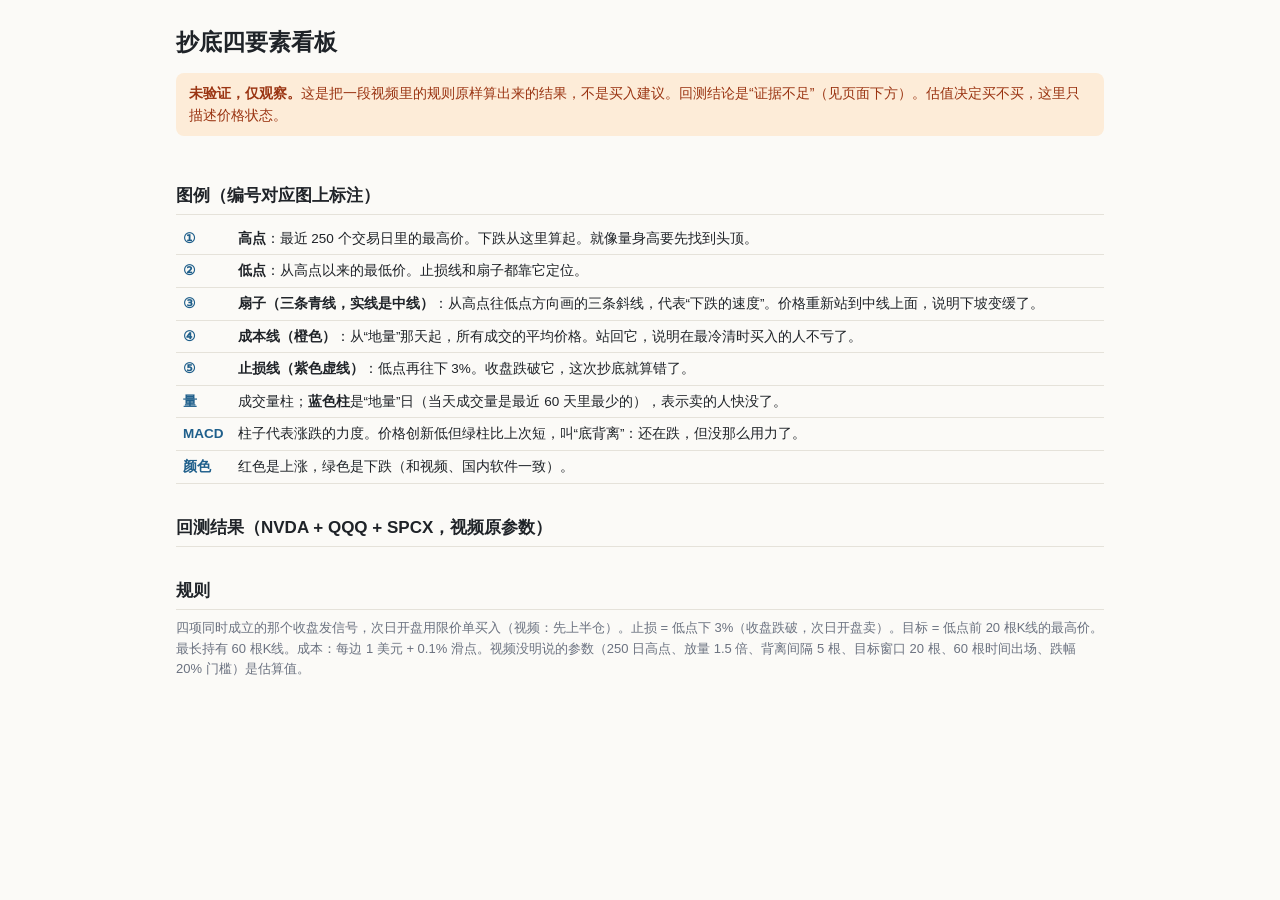
<file: dashboard_template.html>
<!DOCTYPE html>
<html lang="zh">
<head>
<meta charset="utf-8">
<meta name="viewport" content="width=device-width, initial-scale=1">
<title>抄底四要素看板</title>
<style>
:root{--bg:#fbfaf7;--fg:#1f2328;--mut:#6b7280;--line:#e5e2da;--box:#f3f1ea;--acc:#1f5f8b;--up:#c0392b;--dn:#1e8e5a;--fan:#2a9d8f;--vw:#c77d0a;--stop:#7c3aed;--ok:#15803d;--no:#9ca3af;--warn:#9a3412;--warnbg:#fdecd8}
@media(prefers-color-scheme:dark){:root{--bg:#161614;--fg:#e8e6e1;--mut:#9a9890;--line:#2e2d29;--box:#1f1f1c;--acc:#7fb3d9;--up:#e5645a;--dn:#3fb37f;--fan:#4fc3b5;--vw:#e9a23b;--stop:#a78bfa;--ok:#4ade80;--no:#52525b;--warn:#f5c9a6;--warnbg:#3a2412}}
*{box-sizing:border-box}
body{margin:0;background:var(--bg);color:var(--fg);font:15.5px/1.6 -apple-system,"PingFang SC","Noto Sans SC",sans-serif}
main{max-width:960px;margin:0 auto;padding:24px 16px 60px}
h1{font-size:23px;margin:0}h2{font-size:17px;margin:30px 0 8px;border-bottom:1px solid var(--line);padding-bottom:5px}
.sub{color:var(--mut);font-size:13px}
.warn{background:var(--warnbg);color:var(--warn);border-radius:8px;padding:9px 13px;margin:12px 0;font-size:14px}
.tabs{display:flex;gap:8px;margin:16px 0 10px;flex-wrap:wrap}
.tab{flex:1;min-width:130px;border:1px solid var(--line);background:var(--box);color:var(--fg);border-radius:10px;padding:9px 12px;cursor:pointer;font:inherit;text-align:left}
.tab.on{border-color:var(--acc);box-shadow:0 0 0 1px var(--acc) inset}
.tab b{font-size:17px}.tab .sc{float:right;font-weight:700}
.dots{display:inline-flex;gap:4px;vertical-align:middle;margin-left:6px}.dot{width:10px;height:10px;border-radius:50%;background:var(--no)}.dot.on{background:var(--ok)}
.verdict{border-left:4px solid var(--acc);background:var(--box);padding:10px 14px;margin:10px 0;font-weight:600}
.ev{display:grid;grid-template-columns:repeat(auto-fit,minmax(210px,1fr));gap:10px;margin:12px 0}
.card{border:1px solid var(--line);border-radius:10px;padding:10px 12px;background:var(--box);font-size:13.5px}
.card h3{margin:0 0 4px;font-size:14.5px;display:flex;align-items:center;gap:7px}
.lamp{width:13px;height:13px;border-radius:50%;background:var(--no);flex:none}.lamp.on{background:var(--ok)}
.kv{display:grid;grid-template-columns:repeat(auto-fit,minmax(150px,1fr));gap:6px 14px;font-size:13.5px;margin:8px 0}
.kv span{color:var(--mut)}
svg{width:100%;height:auto;display:block}svg text{font-family:inherit;fill:var(--mut);font-size:11px}
table{border-collapse:collapse;width:100%;font-size:13.5px}td,th{border-bottom:1px solid var(--line);padding:5px 7px;text-align:right}td:first-child,th:first-child{text-align:left}th{color:var(--mut);font-weight:600}
.leg td{text-align:left;vertical-align:top}.leg td:first-child{width:28px;font-weight:700;color:var(--acc)}
details{margin:8px 0}summary{cursor:pointer;color:var(--acc)}
.scroll{overflow-x:auto}
</style>
</head>
<body><main>
<h1>抄底四要素看板</h1>
<div class="sub" id="meta"></div>
<div class="warn"><b>未验证，仅观察。</b>这是把一段视频里的规则原样算出来的结果，不是买入建议。回测结论是“证据不足”（见页面下方）。估值决定买不买，这里只描述价格状态。</div>
<div class="tabs" id="tabs"></div>
<div id="panel"></div>

<h2>图例（编号对应图上标注）</h2>
<table class="leg">
<tr><td>①</td><td><b>高点</b>：最近 250 个交易日里的最高价。下跌从这里算起。就像量身高要先找到头顶。</td></tr>
<tr><td>②</td><td><b>低点</b>：从高点以来的最低价。止损线和扇子都靠它定位。</td></tr>
<tr><td>③</td><td><b>扇子（三条青线，实线是中线）</b>：从高点往低点方向画的三条斜线，代表“下跌的速度”。价格重新站到中线上面，说明下坡变缓了。</td></tr>
<tr><td>④</td><td><b>成本线（橙色）</b>：从“地量”那天起，所有成交的平均价格。站回它，说明在最冷清时买入的人不亏了。</td></tr>
<tr><td>⑤</td><td><b>止损线（紫色虚线）</b>：低点再往下 3%。收盘跌破它，这次抄底就算错了。</td></tr>
<tr><td>量</td><td>成交量柱；<b>蓝色柱</b>是“地量”日（当天成交量是最近 60 天里最少的），表示卖的人快没了。</td></tr>
<tr><td>MACD</td><td>柱子代表涨跌的力度。价格创新低但绿柱比上次短，叫“底背离”：还在跌，但没那么用力了。</td></tr>
<tr><td>颜色</td><td>红色是上涨，绿色是下跌（和视频、国内软件一致）。</td></tr>
</table>

<h2>回测结果（NVDA + QQQ + SPCX，视频原参数）</h2>
<div id="bt"></div>

<h2>规则</h2>
<div class="sub">四项同时成立的那个收盘发信号，次日开盘用限价单买入（视频：先上半仓）。止损 = 低点下 3%（收盘跌破，次日开盘卖）。目标 = 低点前 20 根K线的最高价。最长持有 60 根K线。成本：每边 1 美元 + 0.1% 滑点。视频没明说的参数（250 日高点、放量 1.5 倍、背离间隔 5 根、目标窗口 20 根、60 根时间出场、跌幅 20% 门槛）是估算值。</div>
</main>
<script>
const D=/*__DATA__*/null;
const $=(s,p=document)=>p.querySelector(s);
const el=(t,a={},h='')=>{const e=document.createElementNS('http://www.w3.org/2000/svg',t);for(const k in a)e.setAttribute(k,a[k]);if(h)e.textContent=h;return e};
let cur=0;
function fmt(x,d=2){return x==null?'—':Number(x).toLocaleString('en-US',{minimumFractionDigits:d,maximumFractionDigits:d})}
function tabs(){const T=$('#tabs');T.innerHTML='';D.tickers.forEach((t,i)=>{const b=document.createElement('button');b.className='tab'+(i===cur?' on':'');
 const chg=(t.close/t.prev_close-1)*100;
 b.innerHTML=`<b>${t.ticker}</b><span class="sc">${t.armed?t.score+'/4':'未触发'}</span><br><span class="sub">${fmt(t.close)} (${chg>=0?'+':''}${chg.toFixed(2)}%)</span><span class="dots">${t.evidence.map(e=>`<i class="dot${e.ok&&t.armed?' on':''}"></i>`).join('')}</span>`;
 b.onclick=()=>{cur=i;tabs();panel()};T.appendChild(b)})}
function verdict(t){
 if(!t.armed) return `从高点最多跌了 ${t.drawdown_low}%，没到 20% 的门槛，系统不找底。当前状态：不适用。`;
 if(t.all4) return `四项证据都成立（4/4）。按视频规则这是信号；回测证据不足，仅作观察。止损参考 ${fmt(t.stop)}。`;
 const miss=t.evidence.filter(e=>!e.ok).map(e=>e.name).join('、');
 return `${t.score}/4，还缺：${miss}。按视频规则：不抄底。`}
function panel(){const t=D.tickers[cur],P=$('#panel');
 P.innerHTML=`<div class="verdict">${t.ticker} · ${t.asof} 收盘 ${fmt(t.close)}：${verdict(t)}</div>
 ${t.notes.map(n=>`<div class="warn">${n}</div>`).join('')}
 <div class="ev">${t.evidence.map((e,i)=>`<div class="card"><h3><i class="lamp${e.ok?' on':''}"></i>证据${i+1} ${e.name}</h3>${e.text}</div>`).join('')}</div>
 <div class="kv"><div><span>① 高点</span> ${fmt(t.high.price)}（${t.high.date}）</div><div><span>② 低点</span> ${fmt(t.low.price)}（${t.low.date}）</div>
 <div><span>收盘距高点</span> −${t.drawdown_close}%</div><div><span>③ 扇子中线</span> ${fmt(t.fan05)}</div><div><span>④ 成本线</span> ${fmt(t.avwap)}</div><div><span>⑤ 止损线</span> ${fmt(t.stop)}</div>
 <div><span>目标参考</span> ${fmt(t.target)}</div><div><span>上次完整信号</span> ${t.last_signal?t.last_signal.sig+'（'+t.last_signal.r+'R）':'无'}</div></div>
 <div id="chart"></div>`;
 chart(t)}
function chart(t){const c=t.chart,n=c.d.length,W=940,m={l:8,r:58},pw=W-m.l-m.r,bw=pw/n;
 const H1=330,H2=80,H3=100,g=18,HT=H1+H2+H3+g*2+22;
 const svg=el('svg',{viewBox:`0 0 ${W} ${HT}`,role:'img','aria-label':t.ticker+' 日K'});
 const cs=k=>getComputedStyle(document.documentElement).getPropertyValue(k).trim();
 const x=i=>m.l+bw*(i+.5);
 let lo=Math.min(...c.l),hi=Math.max(...c.h);[t.stop,t.avwap].forEach(v=>{if(v!=null&&v>lo*0.8&&v<hi*1.2){lo=Math.min(lo,v);hi=Math.max(hi,v)}});
 const pad=(hi-lo)*.05;lo-=pad;hi+=pad;const y=v=>H1-(v-lo)/(hi-lo)*H1;
 const cp=el('clipPath',{id:'cp'});cp.appendChild(el('rect',{x:m.l,y:0,width:pw,height:H1}));svg.appendChild(cp);
 for(let k=0;k<=4;k++){const v=lo+(hi-lo)*k/4;svg.appendChild(el('line',{x1:m.l,x2:m.l+pw,y1:y(v),y2:y(v),stroke:cs('--line')}));svg.appendChild(el('text',{x:m.l+pw+5,y:y(v)+4},fmt(v)))}
 const G=el('g',{'clip-path':'url(#cp)'});svg.appendChild(G);
 const line=(arr,col,w,dash)=>{let d='',pen=false;arr.forEach((v,i)=>{if(v==null){pen=false;return}d+=(pen?'L':'M')+x(i).toFixed(1)+' '+y(v).toFixed(1);pen=true});if(d)G.appendChild(el('path',{d,fill:'none',stroke:col,'stroke-width':w,'stroke-dasharray':dash||''}))};
 for(const k in c.fans)line(c.fans[k],cs('--fan'),k==='0.5'?1.8:1,k==='0.5'?'':'4 4');
 line(c.avwap,cs('--vw'),2);
 if(t.stop!=null)G.appendChild(el('line',{x1:m.l,x2:m.l+pw,y1:y(t.stop),y2:y(t.stop),stroke:cs('--stop'),'stroke-width':1.5,'stroke-dasharray':'6 4'}));
 for(let i=0;i<n;i++){const up=c.c[i]>=c.o[i],col=cs(up?'--up':'--dn');
  G.appendChild(el('line',{x1:x(i),x2:x(i),y1:y(c.h[i]),y2:y(c.l[i]),stroke:col,'stroke-width':1}));
  const a=y(Math.max(c.o[i],c.c[i])),b=y(Math.min(c.o[i],c.c[i]));G.appendChild(el('rect',{x:x(i)-bw*.35,y:a,width:bw*.7,height:Math.max(1,b-a),fill:col}))}
 const tag=(i,v,s,dy)=>{if(i==null||i<0||i>=n)return;const yy=Math.min(H1-4,Math.max(13,y(v)+dy));svg.appendChild(el('text',{x:x(i),y:yy,'text-anchor':'middle',style:`fill:${cs('--acc')};font-weight:700;font-size:14px`},s))};
 tag(c.hi,c.h[c.hi]??t.high.price,'①',-6);tag(c.lo,c.l[c.lo]??t.low.price,'②',16);
 const lastIdx=a=>{for(let i=a.length-1;i>=0;i--)if(a[i]!=null&&a[i]>lo&&a[i]<hi)return i;return null};
 const fi=c.fans['0.5']?lastIdx(c.fans['0.5']):null;if(fi!=null)tag(Math.max(2,fi-3),c.fans['0.5'][fi],'③',-6);
 const ai=lastIdx(c.avwap);if(ai!=null)tag(Math.max(2,ai-8),c.avwap[ai],'④',-6);
 if(t.stop!=null&&t.stop>lo)svg.appendChild(el('text',{x:m.l+14,y:y(t.stop)-5,style:`fill:${cs('--acc')};font-weight:700;font-size:14px`},'⑤'));
 // volume
 const y2=H1+g,vm=Math.max(...c.v);svg.appendChild(el('text',{x:m.l+2,y:y2+11},'成交量（蓝 = 地量日）'));
 for(let i=0;i<n;i++){const h=c.v[i]/vm*(H2-14);svg.appendChild(el('rect',{x:x(i)-bw*.35,y:y2+H2-h,width:bw*.7,height:h,fill:c.lowvol[i]?cs('--acc'):cs(c.c[i]>=c.o[i]?'--up':'--dn'),opacity:c.lowvol[i]?1:.55}))}
 // macd
 const y3=y2+H2+g,mm=Math.max(...c.hist.map(Math.abs),...c.dif.map(Math.abs),...c.dea.map(Math.abs))||1,ym=v=>y3+H3/2-v/mm*(H3/2-10);
 svg.appendChild(el('text',{x:m.l+2,y:y3+11},'MACD (12,26,9)'));svg.appendChild(el('line',{x1:m.l,x2:m.l+pw,y1:ym(0),y2:ym(0),stroke:cs('--line')}));
 for(let i=0;i<n;i++){const v=c.hist[i],a=ym(Math.max(v,0)),b=ym(Math.min(v,0));svg.appendChild(el('rect',{x:x(i)-bw*.3,y:a,width:bw*.6,height:Math.max(.5,b-a),fill:cs(v>=0?'--up':'--dn')}))}
 const l2=(arr,col)=>svg.appendChild(el('path',{d:arr.map((v,i)=>(i?'L':'M')+x(i).toFixed(1)+' '+ym(v).toFixed(1)).join(''),fill:'none',stroke:col,'stroke-width':1.2}));l2(c.dif,cs('--fg'));l2(c.dea,cs('--vw'));
 let lastM='';c.d.forEach((d,i)=>{const mth=d.slice(0,7);if(mth!==lastM){lastM=mth;if(i>2)svg.appendChild(el('text',{x:x(i),y:HT-6,'text-anchor':'middle'},d.slice(2,7)))}});
 $('#chart').appendChild(svg)}
function bt(){const b=D.backtest,r=(s,name)=>`<tr><td>${name}</td><td>${s.n}</td><td>${s.n?Math.round(s.win*100)+'%':'—'}</td><td>${s.n?s.mean_r:'—'}</td><td>${s.ci90_mean_r?s.ci90_mean_r.join(' ~ '):'—'}</td><td>${s.n?s.max_losing_streak:'—'}</td><td>${s.n?s.max_dd_r+'R':'—'}</td><td>${s.vs_random_dip_buying?s.vs_random_dip_buying.control_mean_r:'—'}</td><td>${s.vs_random_dip_buying?s.vs_random_dip_buying.p:'—'}</td></tr>`;
 const bh=b.buyhold,g=b.grid;
 $('#bt').innerHTML=`<div class="verdict">结论：证据不足。27 年里三只标的合计只有 ${b.all.n} 笔交易（少于 30 笔），样本外只有 ${b.oos.n} 笔；平均每笔 ${b.all.mean_r}R，但和“跌够 20% 后随便挑一天买”的对照组相比不显著（p = ${b.all.vs_random_dip_buying.p}）。按项目规则：不交易，只作观察。</div>
 <div class="scroll"><table><tr><th>样本</th><th>笔数</th><th>胜率</th><th>平均 R</th><th>90% 区间</th><th>最长连亏</th><th>最大回撤</th><th>对照组平均 R</th><th>p 值</th></tr>
 ${r(b.all,'全部')}${r(b.is_,'样本内（前 60%）')}${r(b.oos,'样本外（后 40%）')}</table></div>
 <p class="sub">R = 以“入场价 − 止损价”为 1 个单位的盈亏，已扣成本。对照组：在已经从 250 日高点跌超 20% 的任意一天买入，用同样的止损、目标和持有期，抽样 5,000 次。p 值是对照组不比它差的概率，小于 0.05 才算显著。</p>
 <div class="scroll"><table><tr><th>标的</th><th>笔数</th><th>胜率</th><th>平均 R</th><th>对照组平均 R</th><th>持仓时间占比</th><th>策略年化（满仓）</th><th>买入持有年化</th></tr>
 ${Object.keys(b.by_ticker).map(k=>{const s=b.by_ticker[k],h=bh[k];return `<tr><td>${k}（${h.years} 年）</td><td>${s.n}</td><td>${s.n?Math.round(s.win*100)+'%':'—'}</td><td>${s.n?s.mean_r:'—'}</td><td>${s.control_mean_r??'—'}</td><td>${(h.time_in_market*100).toFixed(1)}%</td><td>${(h.strat_cagr_full_size*100).toFixed(1)}%</td><td>${(h.bh_cagr*100).toFixed(1)}%</td></tr>`}).join('')}</table></div>
 <p class="sub">参数网格（次要检验）：${g.cells} 组参数里，样本内最好的一组在样本外 ${g.best_in_sample.oos.n} 笔、平均 ${g.best_in_sample.oos.mean_r}R，p = ${g.best_in_sample.p_oos}，Bonferroni 校正后 p = ${g.bonferroni_p_oos}；${g.cells_oos_tested} 组里样本外 p &lt; 0.05 的有 ${g.cells_oos_p_lt_05} 组。NVDA 是 27 年涨了几千倍的幸存者，任何“买入”规则在它身上都好看，所以要看对照组而不是看绝对收益。</p>
 <details><summary>全部 ${b.all.n} 笔交易</summary><div class="scroll"><table><tr><th>标的</th><th>信号日</th><th>入场</th><th>止损</th><th>目标</th><th>出场日</th><th>出场价</th><th>原因</th><th>R</th><th>持有</th></tr>
 ${Object.keys(b.trades).map(k=>b.trades[k].map(q=>`<tr><td>${k}</td><td>${q.sig}</td><td>${q.entry}</td><td>${q.stop}</td><td>${q.target??'—'}</td><td>${q.exit_d}</td><td>${q.exit}</td><td>${{target:'到目标',stop:'止损',time:'到期',open:'未平'}[q.why]||q.why}</td><td>${q.r}</td><td>${q.bars}</td></tr>`).join('')).join('')}</table></div>
 <p class="sub">NVDA、QQQ 的价格是拆股调整后的价格。</p></details>`}
$('#meta').textContent=`规则来源：视频“地球顶之后的腰斩”（抄底核心四要素）· 数据截至 ${D.tickers.map(t=>t.ticker+' '+t.asof).join('，')} · 生成于 ${D.generated}`;
tabs();panel();bt();
</script>
</body></html>
</file>
